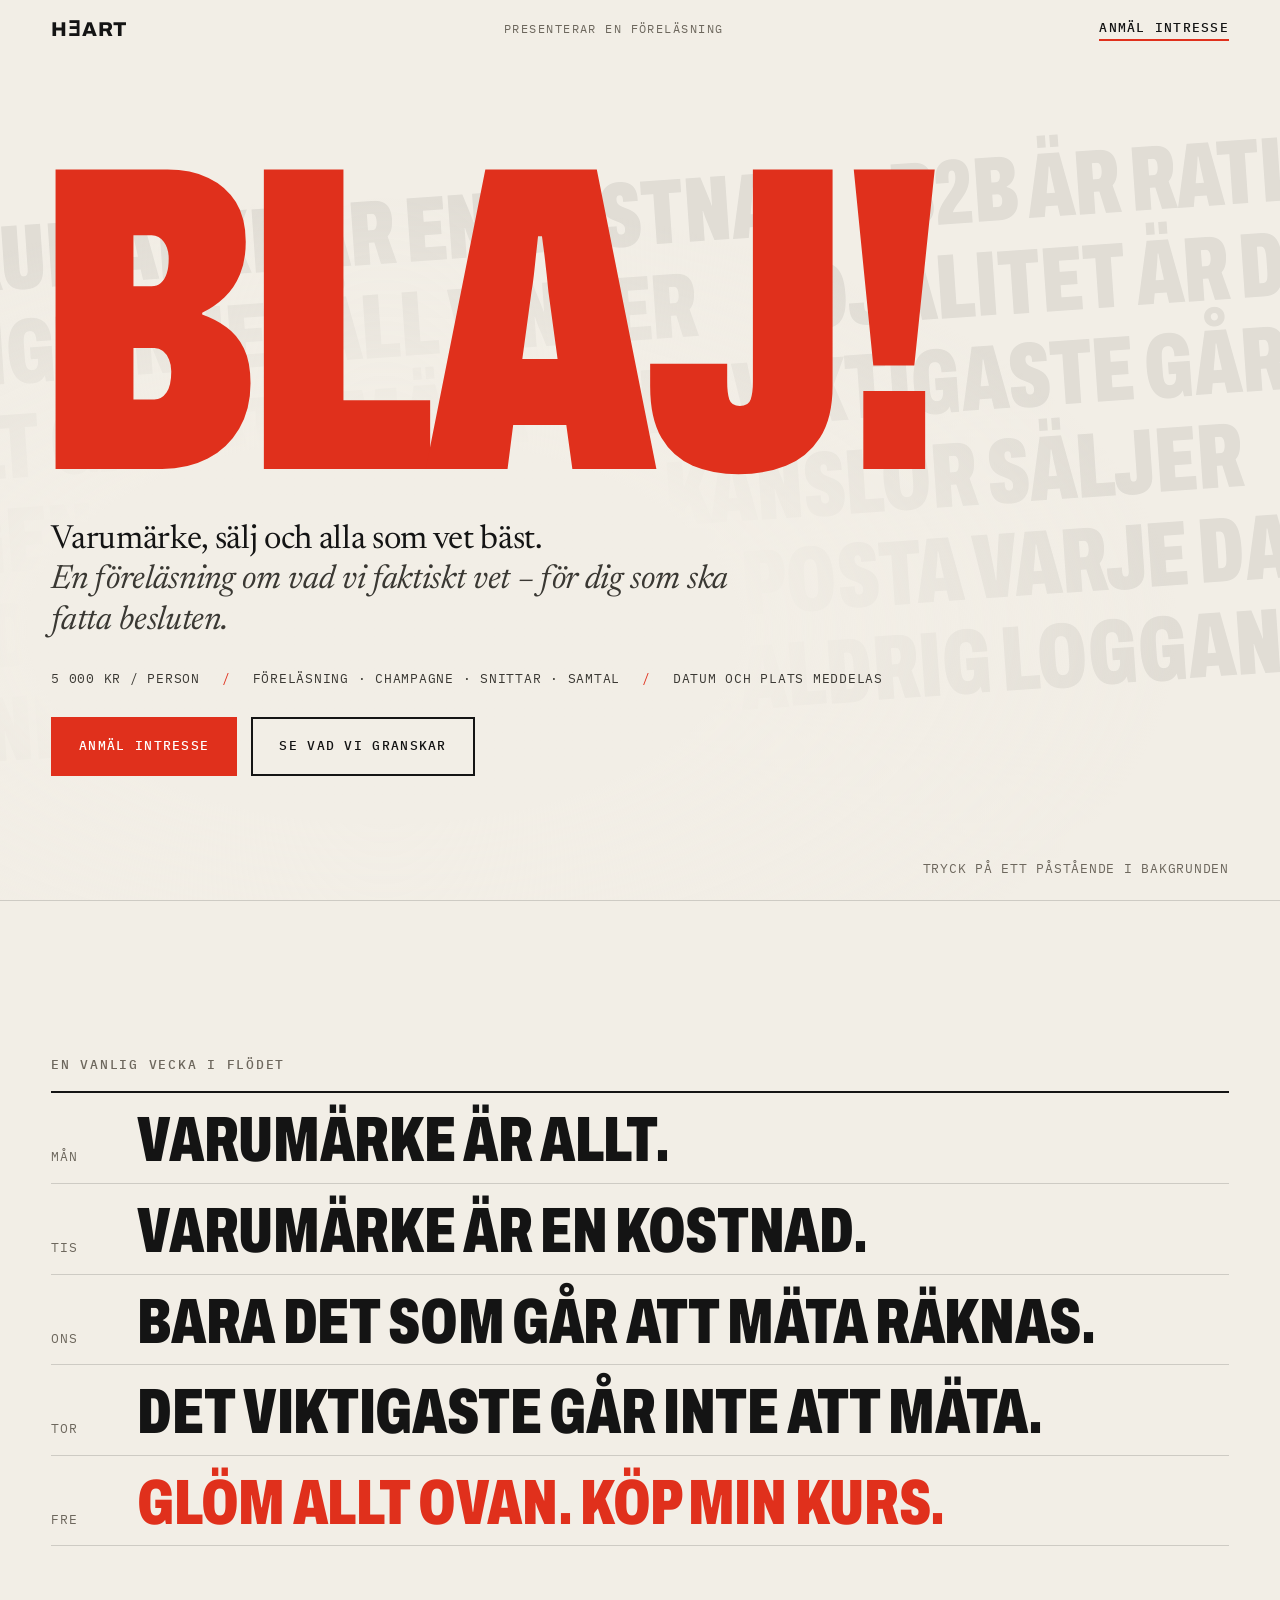
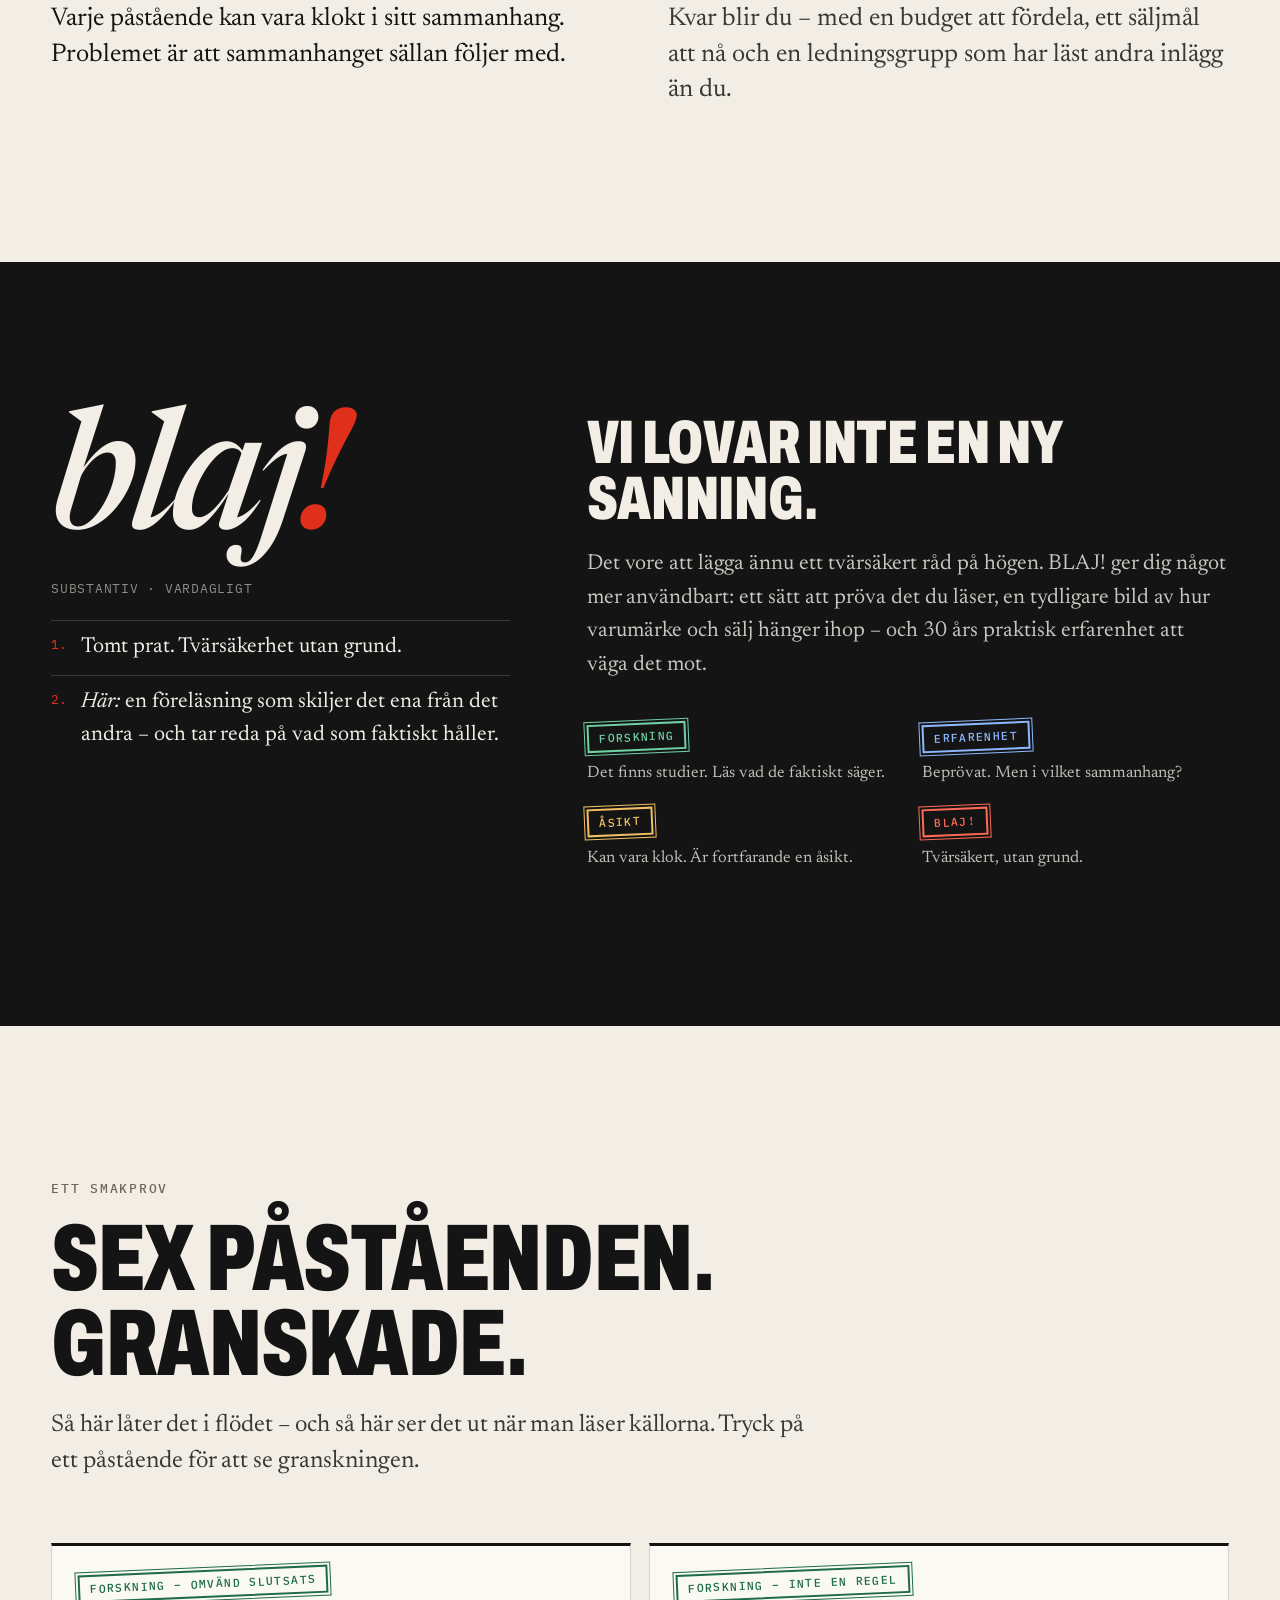
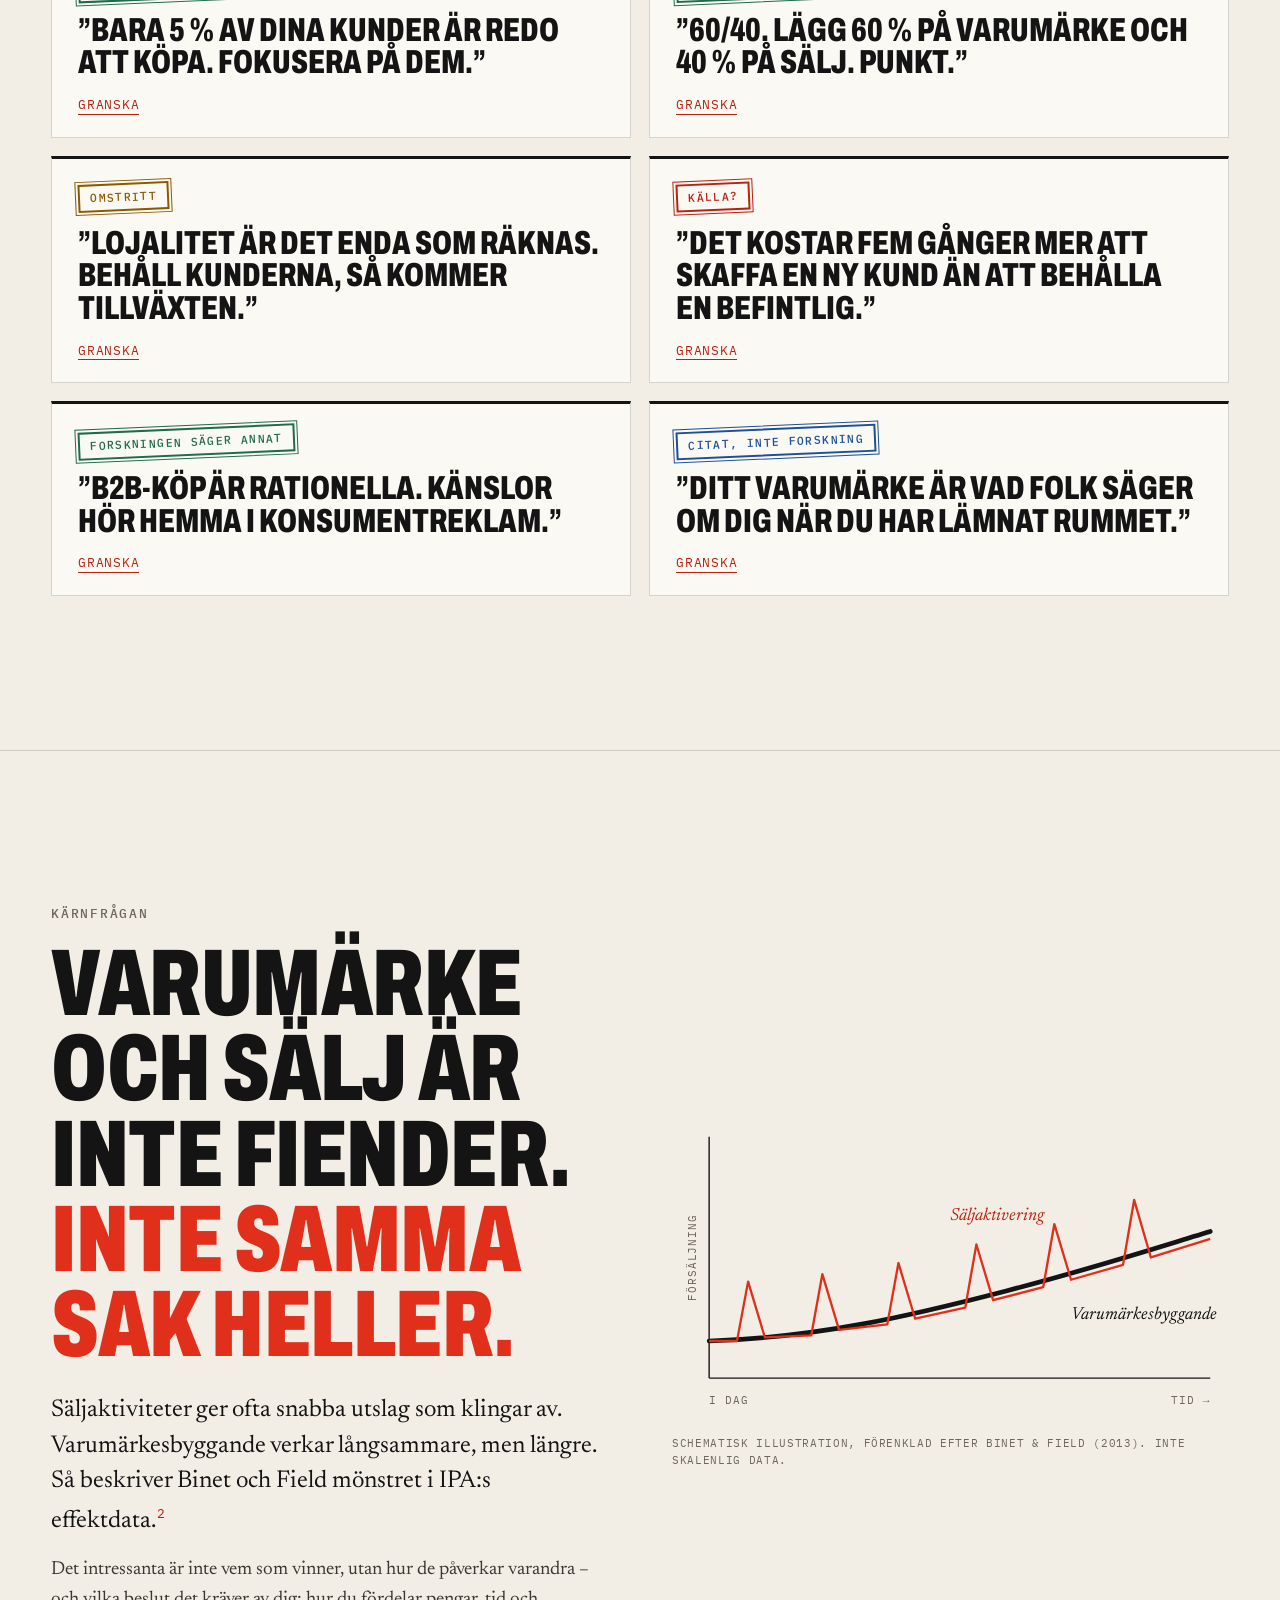
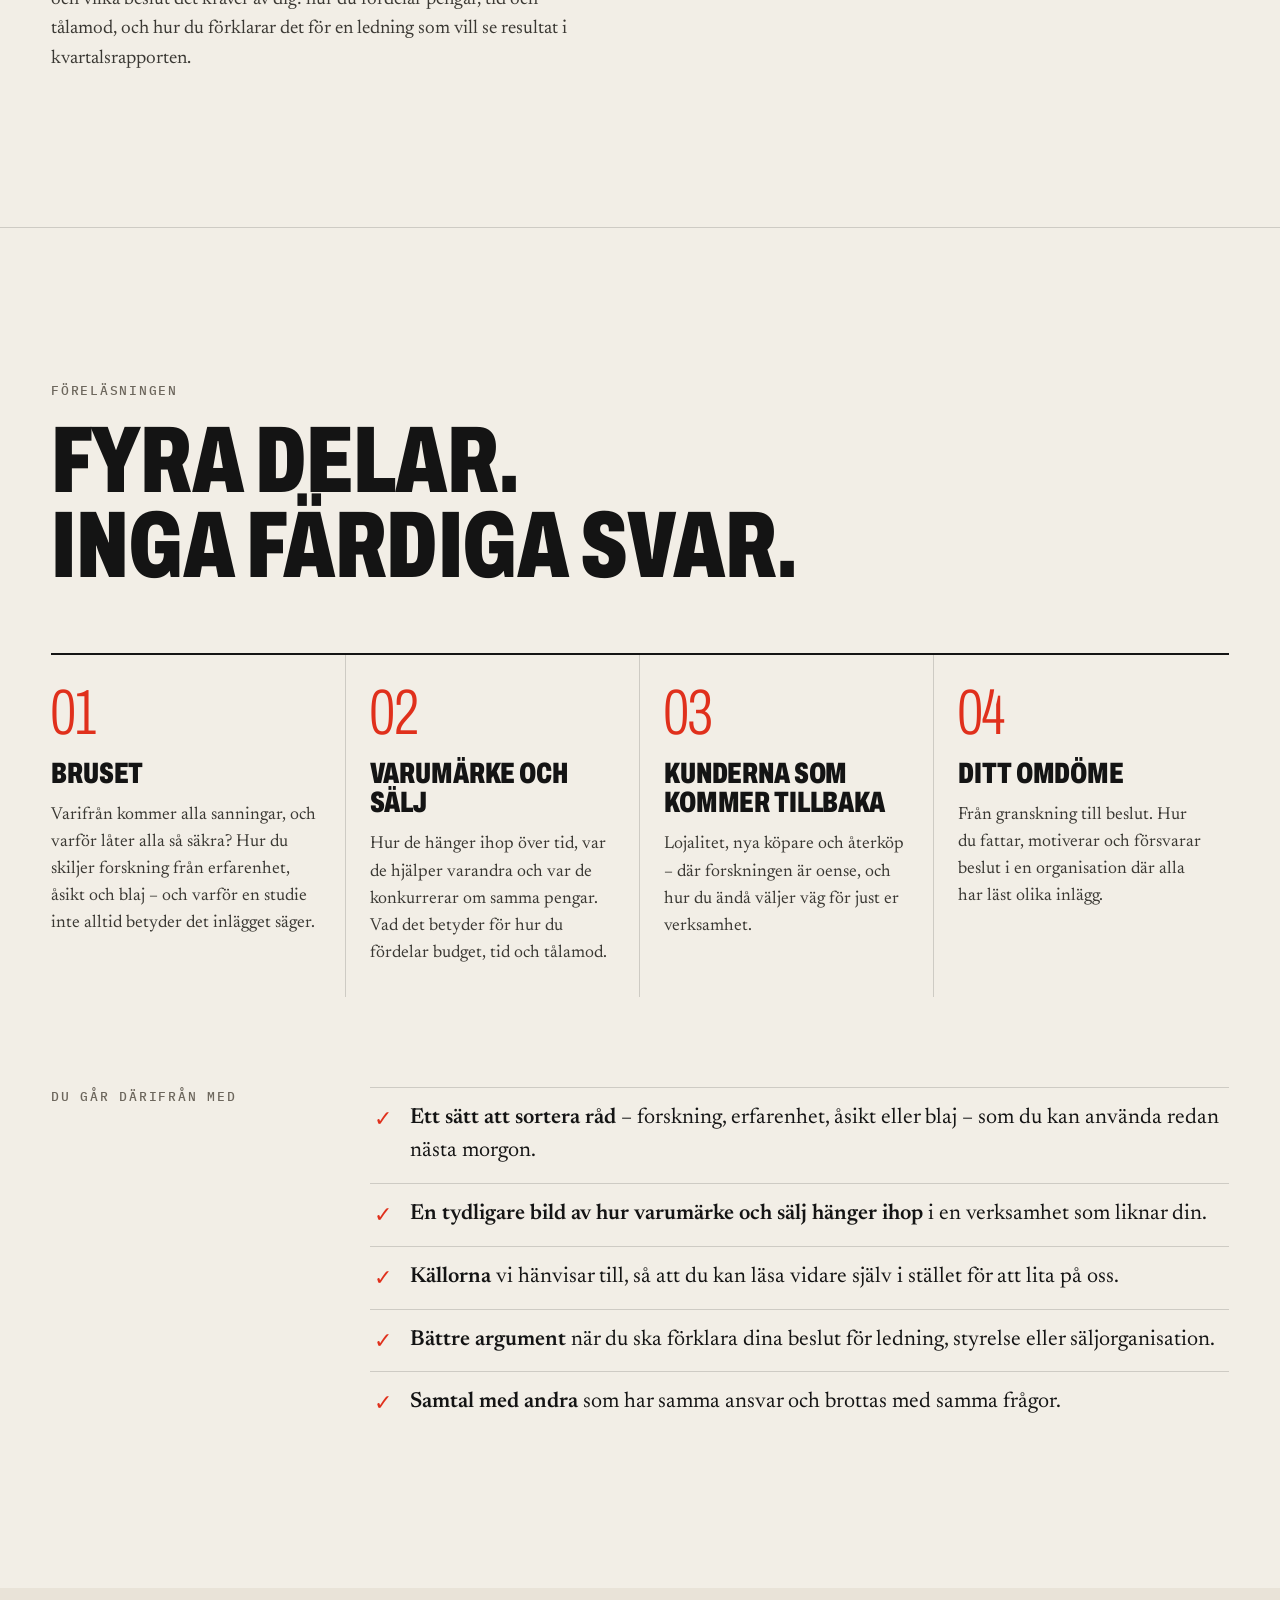
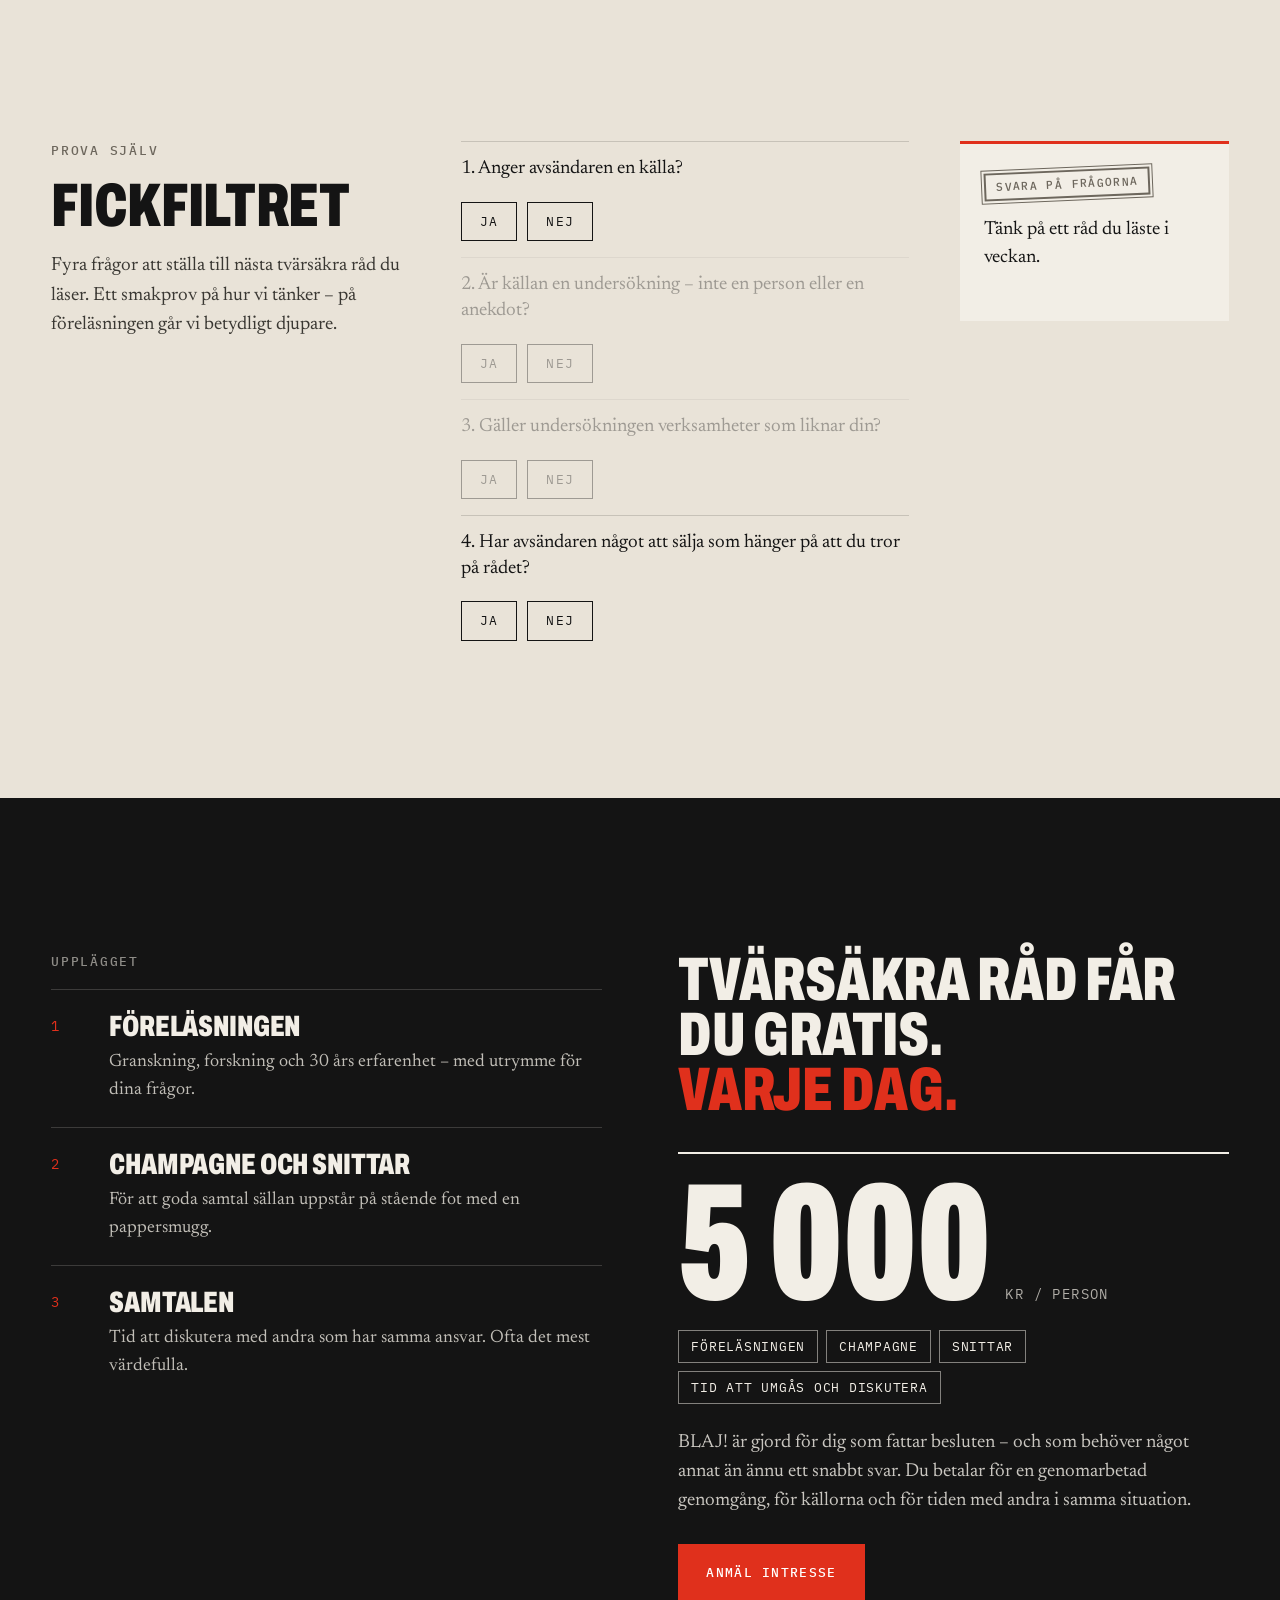
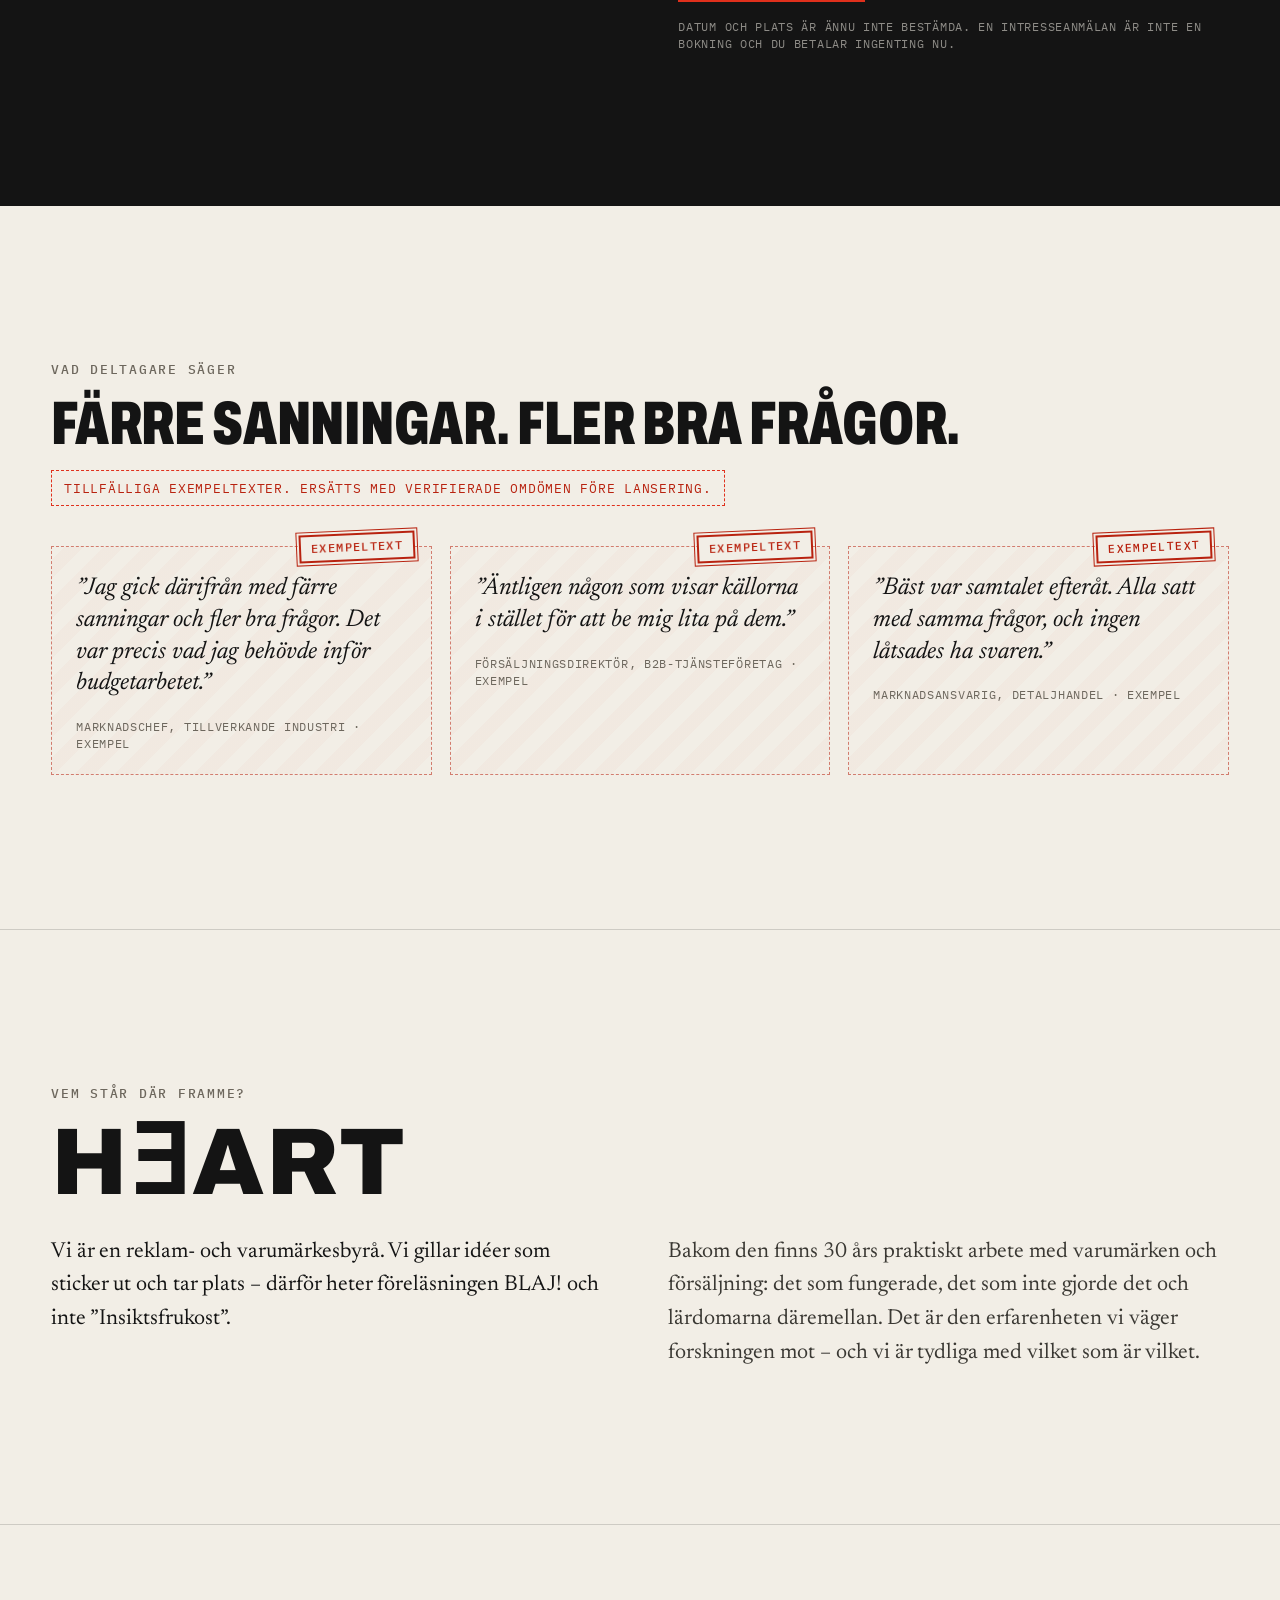
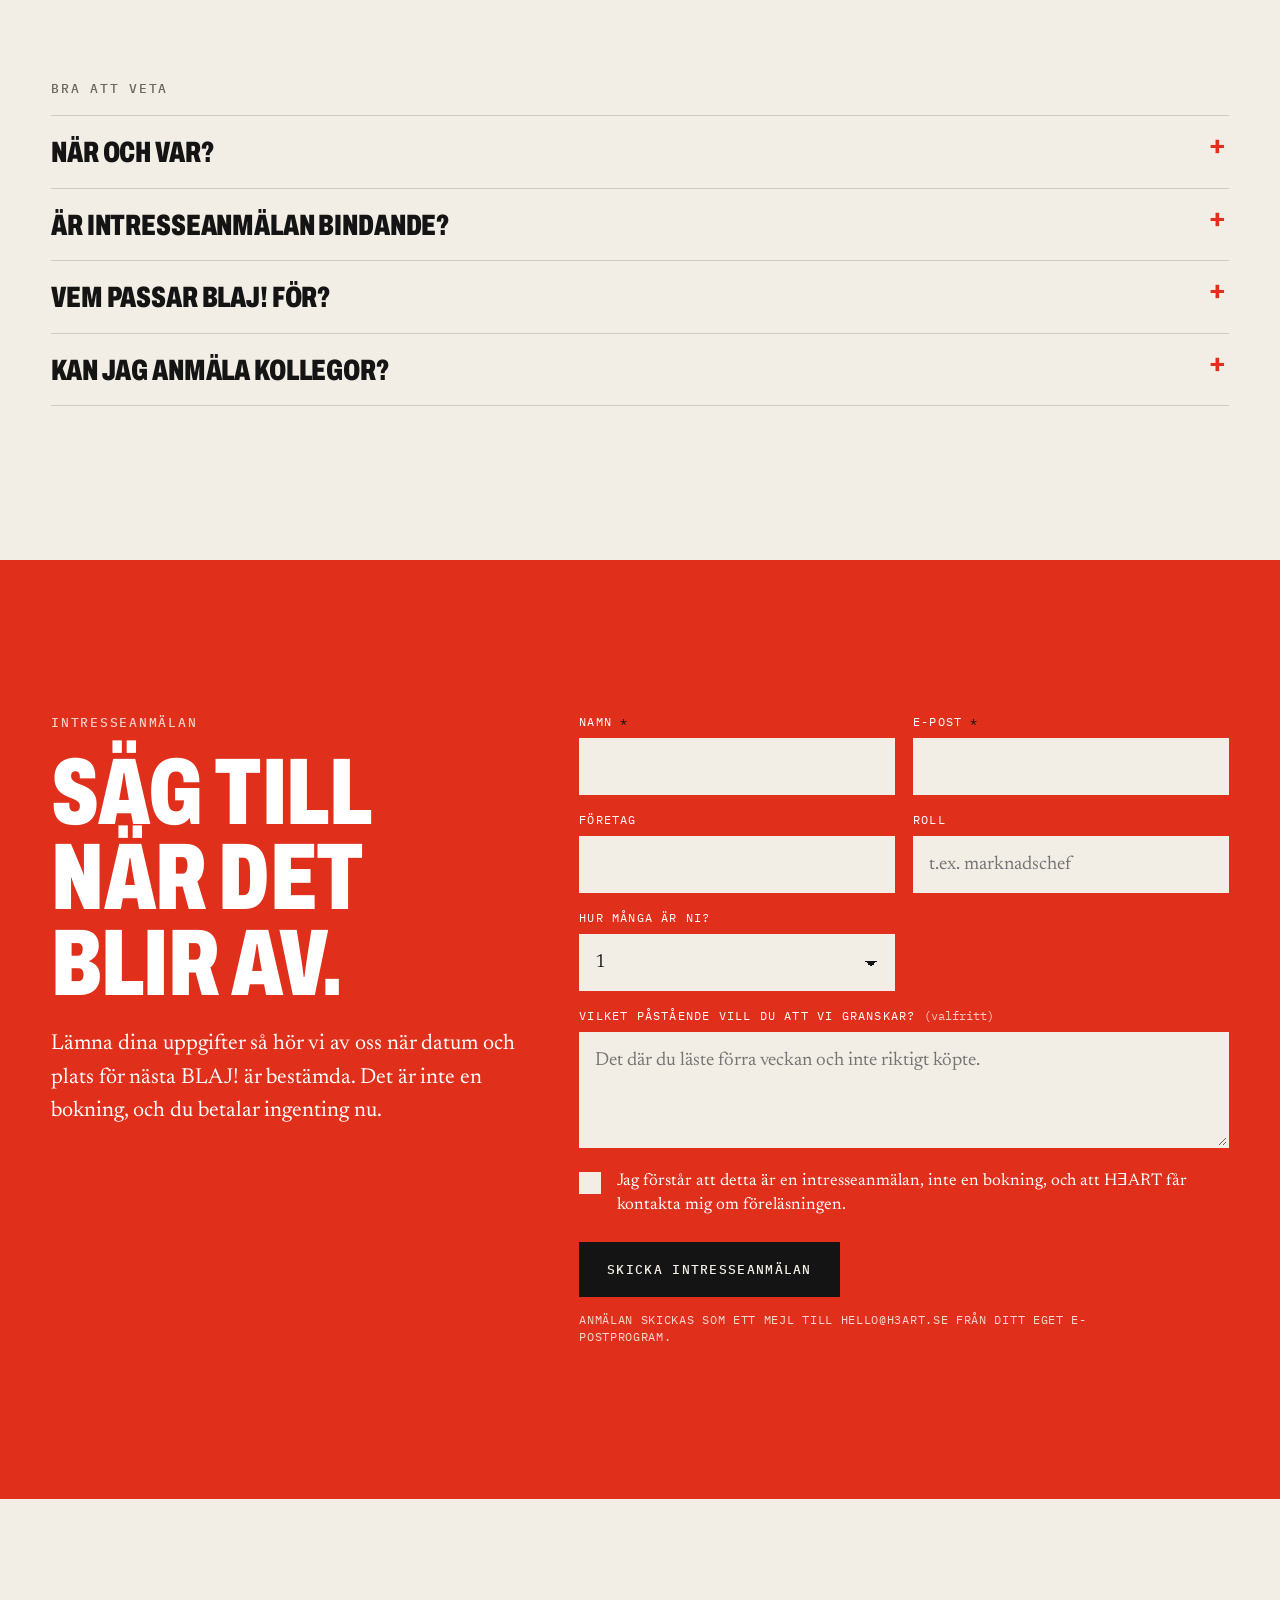
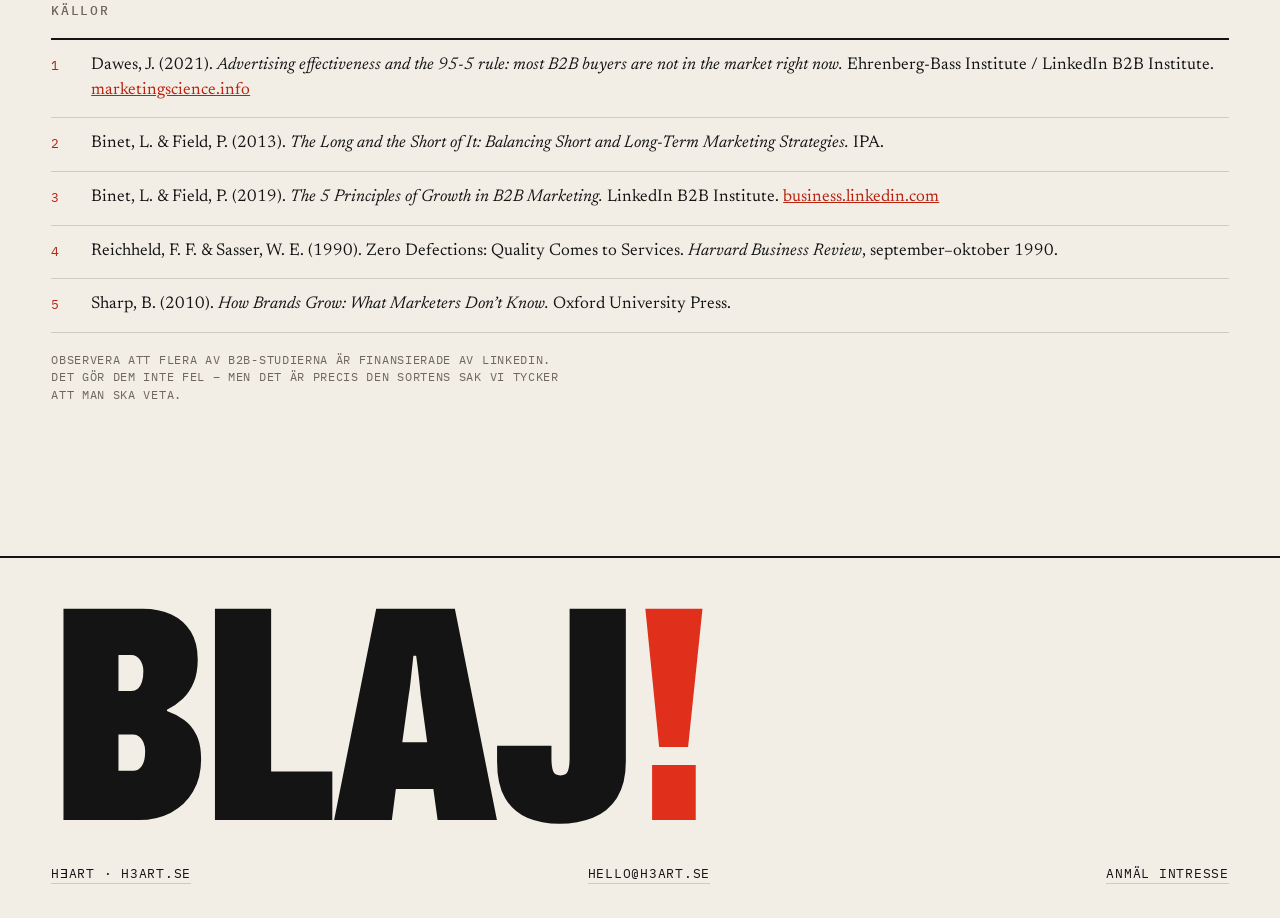
<file: blaj/index.html>
<!doctype html>
<html lang="sv">
<head>
<meta charset="utf-8">
<meta name="viewport" content="width=device-width, initial-scale=1, viewport-fit=cover">
<title>BLAJ! – en föreläsning om varumärke, sälj och vad vi faktiskt vet | HƎART</title>
<meta name="description" content="BLAJ! är en föreläsning för marknadschefer och säljansvariga om motstridiga råd, varumärke och sälj – och vad vi faktiskt vet. Av HƎART. 5 000 kr inklusive champagne, snittar och samtal.">
<meta property="og:title" content="BLAJ! – vad vi faktiskt vet om varumärke och sälj">
<meta property="og:description" content="En föreläsning för dig som ska fatta besluten medan alla andra är tvärsäkra. Av HƎART.">
<meta property="og:type" content="website">
<meta name="theme-color" content="#f2eee6">
<link rel="icon" href="data:image/svg+xml,%3Csvg xmlns='http://www.w3.org/2000/svg' viewBox='0 0 64 64'%3E%3Crect width='64' height='64' rx='12' fill='%23e3311d'/%3E%3Cpath d='M28 12h8l-1.5 28h-5zM28 46h8v8h-8z' fill='%23f2eee6'/%3E%3C/svg%3E">
<link rel="preload" href="fonts/archivo-latin-wdth-normal.woff2" as="font" type="font/woff2" crossorigin>
<link rel="preload" href="fonts/newsreader-latin-opsz-normal.woff2" as="font" type="font/woff2" crossorigin>
<link rel="stylesheet" href="style.css">
<script>document.documentElement.classList.add('js')</script>
</head>
<body>

<a class="skip" href="#innehall">Hoppa till innehållet</a>

<header class="top">
  <a class="logo" href="https://h3art.se" aria-label="HƎART">HƎART</a>
  <span class="top-mid">presenterar en föreläsning</span>
  <a class="top-cta" href="#anmalan">Anmäl intresse</a>
</header>

<!-- ——— 1. Bruset ——— -->
<section class="hero" aria-labelledby="hero-title">
  <div class="noise" aria-hidden="true" id="noise"></div>
  <div class="hero-inner">
    <h1 id="hero-title" class="blaj"><span>BLAJ</span><span class="bang">!</span></h1>
    <p class="hero-lead">Varumärke, sälj och alla som vet bäst.<br>
      <em>En föreläsning om vad vi faktiskt vet – för dig som ska fatta besluten.</em></p>
    <div class="hero-meta mono">
      <span>5 000 kr / person</span>
      <span>Föreläsning · champagne · snittar · samtal</span>
      <span>Datum och plats meddelas</span>
    </div>
    <div class="hero-actions">
      <a class="btn btn-red" href="#anmalan">Anmäl intresse</a>
      <a class="btn btn-line" href="#granskningen">Se vad vi granskar</a>
    </div>
  </div>
  <p class="hero-hint mono" aria-hidden="true">Tryck på ett påstående i bakgrunden</p>
</section>

<main id="innehall">

<!-- ——— 2. Problemet ——— -->
<section class="week reveal" aria-labelledby="week-title">
  <h2 id="week-title" class="label mono">En vanlig vecka i flödet</h2>
  <ol class="days">
    <li><span class="day mono">Mån</span><span class="loud">Varumärke är allt.</span></li>
    <li><span class="day mono">Tis</span><span class="loud">Varumärke är en kostnad.</span></li>
    <li><span class="day mono">Ons</span><span class="loud">Bara det som går att mäta räknas.</span></li>
    <li><span class="day mono">Tor</span><span class="loud">Det viktigaste går inte att mäta.</span></li>
    <li><span class="day mono">Fre</span><span class="loud">Glöm allt ovan. Köp min kurs.</span></li>
  </ol>
  <div class="week-text calm">
    <p>Varje påstående kan vara klokt i sitt sammanhang. Problemet är att sammanhanget sällan följer med.</p>
    <p>Kvar blir du – med en budget att fördela, ett säljmål att nå och en ledningsgrupp som har läst andra inlägg än du.</p>
  </div>
</section>

<!-- ——— 3. Ordet ——— -->
<section class="define reveal" aria-labelledby="define-title">
  <div class="dict">
    <h2 id="define-title" class="dict-word">blaj<span class="red">!</span></h2>
    <p class="dict-meta mono">substantiv · vardagligt</p>
    <ol class="dict-list calm">
      <li>Tomt prat. Tvärsäkerhet utan grund.</li>
      <li><em>Här:</em> en föreläsning som skiljer det ena från det andra – och tar reda på vad som faktiskt håller.</li>
    </ol>
  </div>
  <div class="promise">
    <p class="loud loud-m">Vi lovar inte en ny sanning.</p>
    <p class="calm">Det vore att lägga ännu ett tvärsäkert råd på högen. BLAJ! ger dig något mer användbart: ett sätt att pröva det du läser, en tydligare bild av hur varumärke och sälj hänger ihop – och 30 års praktisk erfarenhet att väga det mot.</p>
    <ul class="stamps-legend" aria-label="Fyra sorters påståenden">
      <li><span class="stamp s-forskning">Forskning</span><span>Det finns studier. Läs vad de faktiskt säger.</span></li>
      <li><span class="stamp s-erfarenhet">Erfarenhet</span><span>Beprövat. Men i vilket sammanhang?</span></li>
      <li><span class="stamp s-asikt">Åsikt</span><span>Kan vara klok. Är fortfarande en åsikt.</span></li>
      <li><span class="stamp s-blaj">BLAJ!</span><span>Tvärsäkert, utan grund.</span></li>
    </ul>
  </div>
</section>

<!-- ——— 4. Granskningen ——— -->
<section class="review" id="granskningen" aria-labelledby="review-title">
  <header class="section-head reveal">
    <p class="label mono">Ett smakprov</p>
    <h2 id="review-title" class="loud loud-l">Sex påståenden.<br>Granskade.</h2>
    <p class="calm lead">Så här låter det i flödet – och så här ser det ut när man läser källorna. Tryck på ett påstående för att se granskningen.</p>
  </header>

  <div class="cards">
    <details class="card reveal">
      <summary>
        <span class="stamp s-forskning">Forskning – omvänd slutsats</span>
        <span class="claim">”Bara 5 % av dina kunder är redo att köpa. Fokusera på dem.”</span>
        <span class="open mono">Granska</span>
      </summary>
      <div class="card-body calm">
        <p>Siffran har en källa: John Dawes vid Ehrenberg-Bass Institute uppskattar att runt 95 % av B2B-köparna inte är på marknaden vid en given tidpunkt.<sup><a href="#k1">1</a></sup></p>
        <p>Men slutsatsen i rapporten är snarare den motsatta: de 95 % som inte köper i dag är de som köper sen – och det är dem varumärket behöver nå i förväg. Dawes kallar själv siffran en tumregel, och andelen varierar mellan branscher.</p>
        <p class="ask"><span class="mono">Frågan för dig</span>Hur långa är köpcyklerna i er bransch – och vem pratar ni med medan kunden inte köper?</p>
      </div>
    </details>

    <details class="card reveal">
      <summary>
        <span class="stamp s-forskning">Forskning – inte en regel</span>
        <span class="claim">”60/40. Lägg 60 % på varumärke och 40 % på sälj. Punkt.”</span>
        <span class="open mono">Granska</span>
      </summary>
      <div class="card-body calm">
        <p>Förhållandet 60/40 kommer från Les Binet och Peter Fields analyser av IPA:s effektdatabas, som ett genomsnitt för vad som fungerat bäst.<sup><a href="#k2">2</a></sup> I deras senare B2B-analys landar den rekommenderade balansen i stället runt 46/54.<sup><a href="#k3">3</a></sup></p>
        <p>Och ”40 % på sälj” är en förenkling: i forskningen handlar det om kortsiktig säljaktivering i marknadsbudgeten, inte om säljavdelningen. Ett genomsnitt är en utgångspunkt, inte ett facit för just er.</p>
        <p class="ask"><span class="mono">Frågan för dig</span>Var i tillväxten befinner ni er, och vad ska budgeten göra i år – och om tre år?</p>
      </div>
    </details>

    <details class="card reveal">
      <summary>
        <span class="stamp s-asikt">Omstritt</span>
        <span class="claim">”Lojalitet är det enda som räknas. Behåll kunderna, så kommer tillväxten.”</span>
        <span class="open mono">Granska</span>
      </summary>
      <div class="card-body calm">
        <p>Här står två forskningstraditioner mot varandra. Reichheld och Sasser beskrev 1990 hur minskad kundavgång kunde höja lönsamheten kraftigt, med exempel från bland annat bank, försäkring och bilservice.<sup><a href="#k4">4</a></sup></p>
        <p>Byron Sharp och Ehrenberg-Bass menar i stället att varumärken främst växer genom att nå fler köpare, och att lojalitetsmått i hög grad följer marknadsandelen.<sup><a href="#k5">5</a></sup> Båda har underlag. Ingen av dem känner er kundbas.</p>
        <p class="ask"><span class="mono">Frågan för dig</span>Tappar ni kunder ni borde behålla – eller når ni för få nya?</p>
      </div>
    </details>

    <details class="card reveal">
      <summary>
        <span class="stamp s-blaj">Källa?</span>
        <span class="claim">”Det kostar fem gånger mer att skaffa en ny kund än att behålla en befintlig.”</span>
        <span class="open mono">Granska</span>
      </summary>
      <div class="card-body calm">
        <p>Siffran är en av de mest delade i branschen – och delas ofta utan källa. Det gör den inte nödvändigtvis fel. Men det gör den omöjlig att pröva.</p>
        <p>En siffra som stämmer för en bank behöver inte stämma för ett industriföretag med tio kunder, eller för en e-handel med tiotusen.</p>
        <p class="ask"><span class="mono">Frågan för dig</span>Vad kostar en ny kund – och en förlorad kund – hos er? Vet ni?</p>
      </div>
    </details>

    <details class="card reveal">
      <summary>
        <span class="stamp s-forskning">Forskningen säger annat</span>
        <span class="claim">”B2B-köp är rationella. Känslor hör hemma i konsumentreklam.”</span>
        <span class="open mono">Granska</span>
      </summary>
      <div class="card-body calm">
        <p>Binet och Field lyfter i sin B2B-analys fram känslomässig kommunikation som en av principerna för tillväxt – även när köparen är ett företag.<sup><a href="#k3">3</a></sup></p>
        <p>Det betyder inte att fakta och argument är oviktiga. Det betyder att människorna som köper fortfarande är människor, med karriärer att tänka på och risker att undvika.</p>
        <p class="ask"><span class="mono">Frågan för dig</span>Vad riskerar personen som väljer er – och vad gör ni för att minska den risken?</p>
      </div>
    </details>

    <details class="card reveal">
      <summary>
        <span class="stamp s-erfarenhet">Citat, inte forskning</span>
        <span class="claim">”Ditt varumärke är vad folk säger om dig när du har lämnat rummet.”</span>
        <span class="open mono">Granska</span>
      </summary>
      <div class="card-body calm">
        <p>En bra mening, ofta tillskriven Jeff Bezos. Den fångar något sant: varumärket finns i andras huvuden, inte i grafiska manualen.</p>
        <p>Men en bra mening är inget beslutsunderlag. Den säger inget om vad du ska göra på måndag, vad det kostar eller hur du vet om det fungerar.</p>
        <p class="ask"><span class="mono">Frågan för dig</span>Vad vill ni att folk ska säga – och vad gör ni konkret för att det ska hända?</p>
      </div>
    </details>
  </div>
</section>

<!-- ——— 5. Varumärke och sälj ——— -->
<section class="relation reveal" aria-labelledby="rel-title">
  <div class="rel-text">
    <p class="label mono">Kärnfrågan</p>
    <h2 id="rel-title" class="loud loud-l">Varumärke och sälj är inte fiender.<br><span class="red">Inte samma sak heller.</span></h2>
    <p class="calm lead">Säljaktiviteter ger ofta snabba utslag som klingar av. Varumärkesbyggande verkar långsammare, men längre. Så beskriver Binet och Field mönstret i IPA:s effektdata.<sup><a href="#k2">2</a></sup></p>
    <p class="calm">Det intressanta är inte vem som vinner, utan hur de påverkar varandra – och vilka beslut det kräver av dig: hur du fördelar pengar, tid och tålamod, och hur du förklarar det för en ledning som vill se resultat i kvartalsrapporten.</p>
  </div>
  <figure class="rel-fig">
    <svg viewBox="0 0 600 340" role="img" aria-labelledby="fig-t fig-d">
      <title id="fig-t">Kort och lång effekt</title>
      <desc id="fig-d">Schematisk bild: säljaktiveringar ger korta toppar, varumärkesbyggande ger en långsamt stigande grundnivå. Förenklad efter Binet och Field.</desc>
      <line x1="40" y1="290" x2="580" y2="290" class="axis"/>
      <line x1="40" y1="290" x2="40" y2="30" class="axis"/>
      <text x="40" y="318" class="ax mono">I dag</text>
      <text x="580" y="318" class="ax mono" text-anchor="end">Tid →</text>
      <text x="-160" y="26" class="ax mono" transform="rotate(-90)" text-anchor="middle">Försäljning</text>
      <path class="base draw" d="M40 250 C 160 246, 260 222, 360 196 S 520 150, 580 132"/>
      <path class="spikes draw" d="M40 250 L70 250 L82 186 L100 246 L150 244 L162 178 L180 238 L232 232 L244 166 L262 226 L316 214 L328 146 L346 206 L400 192 L412 124 L430 184 L486 168 L498 98 L516 160 L580 140"/>
      <g class="fig-labels">
        <text x="430" y="226" class="lab-base">Varumärkesbyggande</text>
        <text x="300" y="120" class="lab-spike">Säljaktivering</text>
      </g>
    </svg>
    <figcaption class="mono">Schematisk illustration, förenklad efter Binet &amp; Field (2013). Inte skalenlig data.</figcaption>
  </figure>
</section>

<!-- ——— 6. Föreläsningen ——— -->
<section class="program" aria-labelledby="prog-title">
  <header class="section-head reveal">
    <p class="label mono">Föreläsningen</p>
    <h2 id="prog-title" class="loud loud-l">Fyra delar.<br>Inga färdiga svar.</h2>
  </header>
  <ol class="acts">
    <li class="reveal">
      <span class="act-no">01</span>
      <h3 class="loud loud-s">Bruset</h3>
      <p class="calm">Varifrån kommer alla sanningar, och varför låter alla så säkra? Hur du skiljer forskning från erfarenhet, åsikt och blaj – och varför en studie inte alltid betyder det inlägget säger.</p>
    </li>
    <li class="reveal">
      <span class="act-no">02</span>
      <h3 class="loud loud-s">Varumärke och sälj</h3>
      <p class="calm">Hur de hänger ihop över tid, var de hjälper varandra och var de konkurrerar om samma pengar. Vad det betyder för hur du fördelar budget, tid och tålamod.</p>
    </li>
    <li class="reveal">
      <span class="act-no">03</span>
      <h3 class="loud loud-s">Kunderna som kommer tillbaka</h3>
      <p class="calm">Lojalitet, nya köpare och återköp – där forskningen är oense, och hur du ändå väljer väg för just er verksamhet.</p>
    </li>
    <li class="reveal">
      <span class="act-no">04</span>
      <h3 class="loud loud-s">Ditt omdöme</h3>
      <p class="calm">Från granskning till beslut. Hur du fattar, motiverar och försvarar beslut i en organisation där alla har läst olika inlägg.</p>
    </li>
  </ol>

  <div class="takeaways reveal">
    <h3 class="label mono">Du går därifrån med</h3>
    <ul class="calm">
      <li><b>Ett sätt att sortera råd</b> – forskning, erfarenhet, åsikt eller blaj – som du kan använda redan nästa morgon.</li>
      <li><b>En tydligare bild av hur varumärke och sälj hänger ihop</b> i en verksamhet som liknar din.</li>
      <li><b>Källorna</b> vi hänvisar till, så att du kan läsa vidare själv i stället för att lita på oss.</li>
      <li><b>Bättre argument</b> när du ska förklara dina beslut för ledning, styrelse eller säljorganisation.</li>
      <li><b>Samtal med andra</b> som har samma ansvar och brottas med samma frågor.</li>
    </ul>
  </div>
</section>

<!-- ——— 7. Fickfiltret ——— -->
<section class="filter reveal" aria-labelledby="filter-title">
  <div class="filter-head">
    <p class="label mono">Prova själv</p>
    <h2 id="filter-title" class="loud loud-m">Fickfiltret</h2>
    <p class="calm">Fyra frågor att ställa till nästa tvärsäkra råd du läser. Ett smakprov på hur vi tänker – på föreläsningen går vi betydligt djupare.</p>
  </div>
  <form class="filter-form" id="filter" aria-describedby="filter-result">
    <fieldset>
      <legend>1. Anger avsändaren en källa?</legend>
      <label><input type="radio" name="q1" value="ja"> Ja</label>
      <label><input type="radio" name="q1" value="nej"> Nej</label>
    </fieldset>
    <fieldset data-needs="q1=ja">
      <legend>2. Är källan en undersökning – inte en person eller en anekdot?</legend>
      <label><input type="radio" name="q2" value="ja"> Ja</label>
      <label><input type="radio" name="q2" value="nej"> Nej</label>
    </fieldset>
    <fieldset data-needs="q2=ja">
      <legend>3. Gäller undersökningen verksamheter som liknar din?</legend>
      <label><input type="radio" name="q3" value="ja"> Ja</label>
      <label><input type="radio" name="q3" value="nej"> Nej</label>
    </fieldset>
    <fieldset>
      <legend>4. Har avsändaren något att sälja som hänger på att du tror på rådet?</legend>
      <label><input type="radio" name="q4" value="ja"> Ja</label>
      <label><input type="radio" name="q4" value="nej"> Nej</label>
    </fieldset>
  </form>
  <div class="filter-result" id="filter-result" aria-live="polite">
    <span class="stamp s-neutral" id="filter-stamp">Svara på frågorna</span>
    <p class="calm" id="filter-text">Tänk på ett råd du läste i veckan.</p>
  </div>
</section>

<!-- ——— 8. Upplägg och pris ——— -->
<section class="offer" aria-labelledby="offer-title">
  <div class="offer-inner">
    <div class="offer-left reveal">
      <p class="label mono">Upplägget</p>
      <ol class="flow">
        <li><span class="mono">1</span><div><b class="loud loud-s">Föreläsningen</b><p class="calm">Granskning, forskning och 30 års erfarenhet – med utrymme för dina frågor.</p></div></li>
        <li><span class="mono">2</span><div><b class="loud loud-s">Champagne och snittar</b><p class="calm">För att goda samtal sällan uppstår på stående fot med en pappersmugg.</p></div></li>
        <li><span class="mono">3</span><div><b class="loud loud-s">Samtalen</b><p class="calm">Tid att diskutera med andra som har samma ansvar. Ofta det mest värdefulla.</p></div></li>
      </ol>
    </div>
    <div class="offer-right reveal">
      <h2 id="offer-title" class="loud loud-m">Tvärsäkra råd får du gratis.<br><span class="red">Varje dag.</span></h2>
      <p class="price"><span class="price-num">5 000</span><span class="price-unit">kr / person</span></p>
      <ul class="incl mono">
        <li>Föreläsningen</li>
        <li>Champagne</li>
        <li>Snittar</li>
        <li>Tid att umgås och diskutera</li>
      </ul>
      <p class="calm">BLAJ! är gjord för dig som fattar besluten – och som behöver något annat än ännu ett snabbt svar. Du betalar för en genomarbetad genomgång, för källorna och för tiden med andra i samma situation.</p>
      <a class="btn btn-red" href="#anmalan">Anmäl intresse</a>
      <p class="fine mono">Datum och plats är ännu inte bestämda. En intresseanmälan är inte en bokning och du betalar ingenting nu.</p>
    </div>
  </div>
</section>

<!-- ——— 9. Omdömen ——— -->
<section class="quotes" aria-labelledby="quotes-title">
  <header class="section-head reveal">
    <p class="label mono">Vad deltagare säger</p>
    <h2 id="quotes-title" class="loud loud-m">Färre sanningar. Fler bra frågor.</h2>
    <p class="draft-note mono" role="note">Tillfälliga exempeltexter. Ersätts med verifierade omdömen före lansering.</p>
  </header>
  <div class="quote-grid">
    <figure class="quote reveal">
      <span class="stamp s-draft">Exempeltext</span>
      <blockquote class="calm">”Jag gick därifrån med färre sanningar och fler bra frågor. Det var precis vad jag behövde inför budgetarbetet.”</blockquote>
      <figcaption class="mono">Marknadschef, tillverkande industri · exempel</figcaption>
    </figure>
    <figure class="quote reveal">
      <span class="stamp s-draft">Exempeltext</span>
      <blockquote class="calm">”Äntligen någon som visar källorna i stället för att be mig lita på dem.”</blockquote>
      <figcaption class="mono">Försäljningsdirektör, B2B-tjänsteföretag · exempel</figcaption>
    </figure>
    <figure class="quote reveal">
      <span class="stamp s-draft">Exempeltext</span>
      <blockquote class="calm">”Bäst var samtalet efteråt. Alla satt med samma frågor, och ingen låtsades ha svaren.”</blockquote>
      <figcaption class="mono">Marknadsansvarig, detaljhandel · exempel</figcaption>
    </figure>
  </div>
</section>

<!-- ——— 10. Avsändaren ——— -->
<section class="about reveal" aria-labelledby="about-title">
  <p class="label mono">Vem står där framme?</p>
  <h2 id="about-title" class="loud loud-l">HƎART</h2>
  <div class="about-cols calm">
    <p>Vi är en reklam- och varumärkesbyrå. Vi gillar idéer som sticker ut och tar plats – därför heter föreläsningen BLAJ! och inte ”Insiktsfrukost”.</p>
    <p>Bakom den finns 30 års praktiskt arbete med varumärken och försäljning: det som fungerade, det som inte gjorde det och lärdomarna däremellan. Det är den erfarenheten vi väger forskningen mot – och vi är tydliga med vilket som är vilket.</p>
  </div>
</section>

<!-- ——— 11. Frågor ——— -->
<section class="faq" aria-labelledby="faq-title">
  <h2 id="faq-title" class="label mono reveal">Bra att veta</h2>
  <div class="faq-list">
    <details class="reveal"><summary class="loud loud-s">När och var?</summary><p class="calm">Datum och plats för nästa tillfälle är inte bestämda än. Anmäl intresse, så hör vi av oss när de är satta.</p></details>
    <details class="reveal"><summary class="loud loud-s">Är intresseanmälan bindande?</summary><p class="calm">Nej. Det är inte en bokning och du betalar ingenting nu. Du bestämmer dig när du vet datum och plats.</p></details>
    <details class="reveal"><summary class="loud loud-s">Vem passar BLAJ! för?</summary><p class="calm">Marknadschefer, marknadsansvariga och dig som ansvarar för försäljning eller varumärke – och som vill fatta beslut på bättre grunder än det senaste inlägget i flödet.</p></details>
    <details class="reveal"><summary class="loud loud-s">Kan jag anmäla kollegor?</summary><p class="calm">Ja. Ange hur många ni är i anmälan så återkommer vi.</p></details>
  </div>
</section>

<!-- ——— 12. Anmälan ——— -->
<section class="signup" id="anmalan" aria-labelledby="signup-title">
  <div class="signup-head reveal">
    <p class="label mono">Intresseanmälan</p>
    <h2 id="signup-title" class="loud loud-l">Säg till när det blir av.</h2>
    <p class="calm">Lämna dina uppgifter så hör vi av oss när datum och plats för nästa BLAJ! är bestämda. Det är inte en bokning, och du betalar ingenting nu.</p>
  </div>

  <form class="signup-form reveal" id="signup" novalidate>
    <div class="field">
      <label for="f-name">Namn <span class="req">*</span></label>
      <input id="f-name" name="namn" type="text" autocomplete="name" required>
    </div>
    <div class="field">
      <label for="f-email">E-post <span class="req">*</span></label>
      <input id="f-email" name="epost" type="email" autocomplete="email" required>
    </div>
    <div class="field">
      <label for="f-company">Företag</label>
      <input id="f-company" name="foretag" type="text" autocomplete="organization">
    </div>
    <div class="field">
      <label for="f-role">Roll</label>
      <input id="f-role" name="roll" type="text" autocomplete="organization-title" placeholder="t.ex. marknadschef">
    </div>
    <div class="field">
      <label for="f-count">Hur många är ni?</label>
      <select id="f-count" name="antal">
        <option>1</option><option>2</option><option>3–5</option><option>Fler än 5</option>
      </select>
    </div>
    <div class="field field-wide">
      <label for="f-claim">Vilket påstående vill du att vi granskar? <span class="opt">(valfritt)</span></label>
      <textarea id="f-claim" name="pastaende" rows="3" placeholder="Det där du läste förra veckan och inte riktigt köpte."></textarea>
    </div>
    <div class="field field-wide check">
      <input id="f-ok" name="ok" type="checkbox" required>
      <label for="f-ok">Jag förstår att detta är en intresseanmälan, inte en bokning, och att HƎART får kontakta mig om föreläsningen.</label>
    </div>
    <p class="form-error mono" id="form-error" role="alert" hidden></p>
    <div class="field-wide submit-row">
      <button class="btn btn-red" type="submit">Skicka intresseanmälan</button>
      <p class="fine mono">Anmälan skickas som ett mejl till hello@h3art.se från ditt eget e-postprogram.</p>
    </div>
  </form>

  <div class="sent" id="sent" hidden tabindex="-1">
    <span class="stamp s-forskning">Nästan klart</span>
    <h3 class="loud loud-m">Ditt mejl är förberett.</h3>
    <p class="calm">Ditt e-postprogram bör ha öppnats med en färdig anmälan till <b>hello@h3art.se</b>. Tryck på skicka, så hör vi av oss när datum och plats är bestämda.</p>
    <p class="calm">Öppnades inget? Kopiera texten nedan och mejla den till <a href="mailto:hello@h3art.se">hello@h3art.se</a>.</p>
    <pre class="mono" id="sent-text"></pre>
    <div class="sent-actions">
      <button class="btn btn-line" type="button" id="copy">Kopiera texten</button>
      <a class="btn btn-line" id="mailto-again" href="mailto:hello@h3art.se">Öppna mejlet igen</a>
    </div>
  </div>
</section>

<!-- ——— 13. Källor ——— -->
<section class="sources" aria-labelledby="src-title">
  <h2 id="src-title" class="label mono">Källor</h2>
  <ol class="src-list calm">
    <li id="k1">Dawes, J. (2021). <i>Advertising effectiveness and the 95-5 rule: most B2B buyers are not in the market right now.</i> Ehrenberg-Bass Institute / LinkedIn B2B Institute. <a href="https://marketingscience.info/news-and-insights/advertising-effectiveness-and-the-95-5-rule-most-b2b-buyers-are-not-in-the-market-right-now" rel="noopener">marketingscience.info</a></li>
    <li id="k2">Binet, L. &amp; Field, P. (2013). <i>The Long and the Short of It: Balancing Short and Long-Term Marketing Strategies.</i> IPA.</li>
    <li id="k3">Binet, L. &amp; Field, P. (2019). <i>The 5 Principles of Growth in B2B Marketing.</i> LinkedIn B2B Institute. <a href="https://business.linkedin.com/advertise/resources/b2b-institute/marketing-as-growth" rel="noopener">business.linkedin.com</a></li>
    <li id="k4">Reichheld, F. F. &amp; Sasser, W. E. (1990). Zero Defections: Quality Comes to Services. <i>Harvard Business Review</i>, september–oktober 1990.</li>
    <li id="k5">Sharp, B. (2010). <i>How Brands Grow: What Marketers Don’t Know.</i> Oxford University Press.</li>
  </ol>
  <p class="fine mono">Observera att flera av B2B-studierna är finansierade av LinkedIn. Det gör dem inte fel – men det är precis den sortens sak vi tycker att man ska veta.</p>
</section>

</main>

<footer class="foot">
  <p class="foot-big loud">BLAJ<span class="red">!</span></p>
  <div class="foot-row mono">
    <a href="https://h3art.se">HƎART · h3art.se</a>
    <a href="mailto:hello@h3art.se">hello@h3art.se</a>
    <a href="#anmalan">Anmäl intresse</a>
  </div>
</footer>

<script src="app.js"></script>
</body>
</html>
</file>
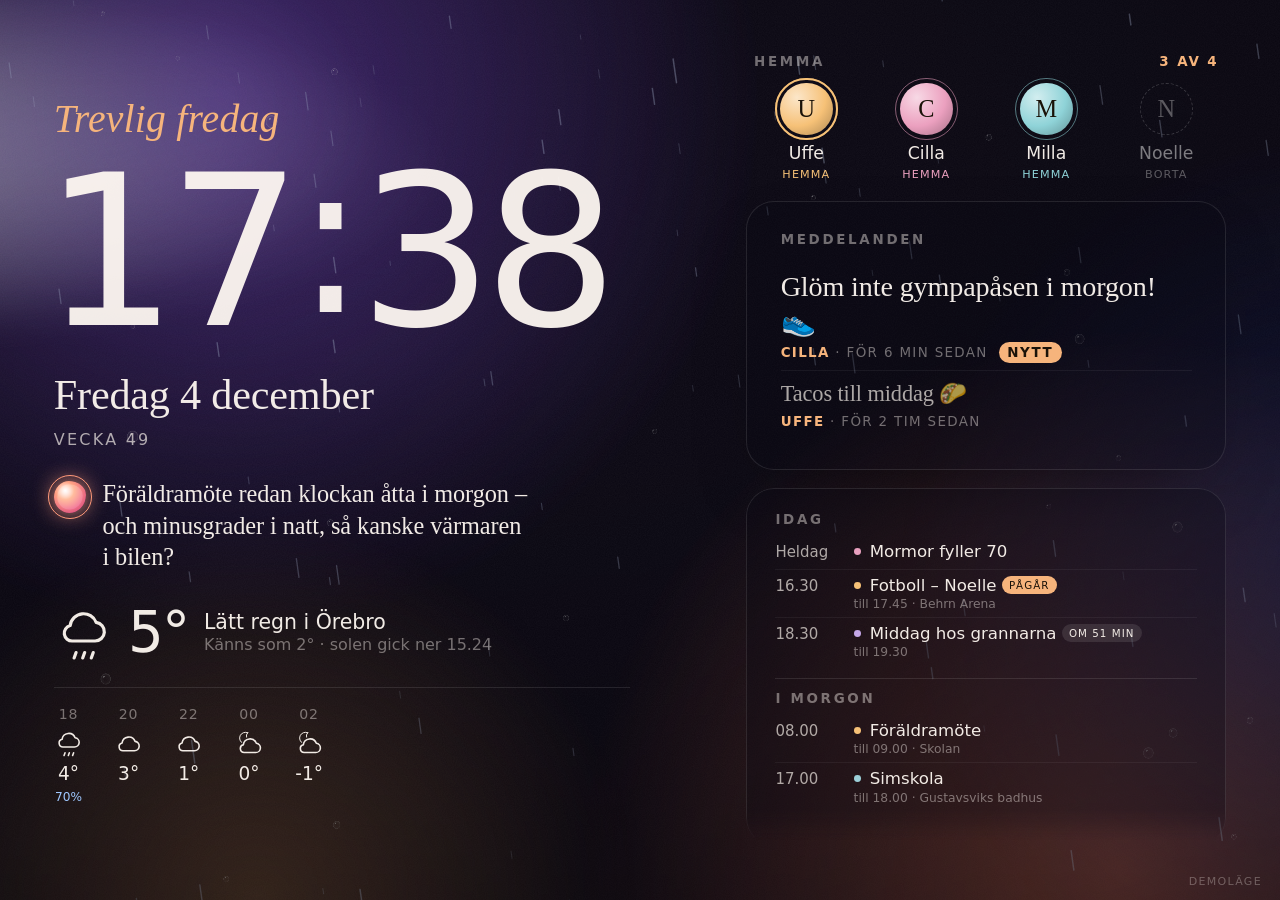
<file: koket/index.html>
<!doctype html>
<html lang="sv">
<head>
<meta charset="utf-8">
<meta name="viewport" content="width=device-width, initial-scale=1, viewport-fit=cover, user-scalable=no">
<title>Köket</title>
<meta name="description" content="Familjens köksskärm: klocka, kalender, meddelanden och väder.">
<meta name="apple-mobile-web-app-capable" content="yes">
<meta name="mobile-web-app-capable" content="yes">
<meta name="apple-mobile-web-app-status-bar-style" content="black-translucent">
<meta name="apple-mobile-web-app-title" content="Köket">
<meta name="theme-color" content="#07080d">
<link rel="manifest" href="manifest.webmanifest">
<link rel="apple-touch-icon" href="icon-180.png">
<link rel="icon" href="icon-512.png">
<link rel="stylesheet" href="style.css">
</head>
<body>
<div class="sky" aria-hidden="true">
  <i class="blob b1"></i><i class="blob b2"></i><i class="blob b3"></i><i class="blob b4"></i>
  <i class="wx wx-sun"></i><i class="wx wx-cloud c1"></i><i class="wx wx-cloud c2"></i><i class="wx wx-cloud c3"></i>
  <i class="wx wx-fog f1"></i><i class="wx wx-fog f2"></i>
  <canvas id="fx"></canvas>
  <i class="veil"></i><i class="grain"></i>
</div>

<main class="stage">
  <section class="hero">
    <p class="greeting" id="greeting">God morgon</p>
    <div class="clock" id="clock" aria-live="off">
      <span id="hh">00</span><span class="colon">:</span><span id="mm">00</span>
    </div>
    <p class="date" id="date"></p>
    <p class="meta" id="meta"></p>
    <p class="nightline" id="nightline"></p>

    <div class="ai" id="ai" hidden>
      <span class="orb" aria-hidden="true"><i></i><i></i></span>
      <p class="ai-text" id="ai-text"></p>
    </div>

    <div class="weather" id="weather" hidden>
      <div class="w-now">
        <span class="w-icon" id="w-icon"></span>
        <span class="w-temp" id="w-temp"></span>
        <span class="w-text">
          <span id="w-desc"></span>
          <small id="w-feels"></small>
        </span>
      </div>
      <ol class="w-hours" id="w-hours"></ol>
      <p class="hint" id="hint"></p>
    </div>
  </section>

  <aside class="side">
    <section class="presence" id="presence" hidden>
      <h2><span>Hemma</span><span id="presence-sum"></span></h2>
      <ol id="people"></ol>
    </section>
    <section class="card messages" id="messages" hidden>
      <h2>Meddelanden</h2>
      <ol id="msg-list"></ol>
    </section>
    <section class="card agenda" id="agenda">
      <h2 id="agenda-title">Idag</h2>
      <ol id="agenda-list"></ol>
      <div id="agenda-tomorrow" hidden>
        <h3>I morgon</h3>
        <ol id="tomorrow-list"></ol>
      </div>
    </section>
  </aside>
</main>

<div class="talk" id="talk" hidden>
  <div class="talk-orb" id="talk-orb"><i></i><i></i><i></i></div>
  <p class="talk-state" id="talk-state"></p>
  <p class="talk-caption" id="talk-caption"></p>
  <p class="talk-hint">Tryck var som helst för att avsluta</p>
</div>

<p class="status" id="status"></p>

<script src="config.js"></script>
<script src="ical.min.js"></script>
<script src="app.js"></script>
</body>
</html>
</file>
<file: blaj/style.css>
/* BLAJ! – två röster: det högljudda (versal, smal, tvärsäker) och det eftertänksamma (serif, lugn).
   Rött är granskarens penna. Papper är underlaget. */

@font-face { font-family: 'Archivo'; font-style: normal; font-display: swap; font-weight: 100 900; font-stretch: 62% 125%;
  src: url(fonts/archivo-latin-wdth-normal.woff2) format('woff2-variations');
  unicode-range: U+0000-00FF,U+0131,U+0152-0153,U+02BB-02BC,U+02C6,U+02DA,U+02DC,U+0304,U+0308,U+0329,U+2000-206F,U+20AC,U+2122,U+2191,U+2193,U+2212,U+2215,U+FEFF,U+FFFD; }
@font-face { font-family: 'Archivo'; font-style: normal; font-display: swap; font-weight: 100 900; font-stretch: 62% 125%;
  src: url(fonts/archivo-latin-ext-wdth-normal.woff2) format('woff2-variations');
  unicode-range: U+0100-02BA,U+02BD-02C5,U+02C7-02CC,U+02CE-02D7,U+02DD-02FF,U+1E00-1E9F,U+20A0-20AB,U+20AD-20C0,U+2C60-2C7F,U+A720-A7FF; }
@font-face { font-family: 'Newsreader'; font-style: normal; font-display: swap; font-weight: 200 800;
  src: url(fonts/newsreader-latin-opsz-normal.woff2) format('woff2-variations'); }
@font-face { font-family: 'Newsreader'; font-style: italic; font-display: swap; font-weight: 200 800;
  src: url(fonts/newsreader-latin-opsz-italic.woff2) format('woff2-variations'); }
@font-face { font-family: 'Plex Mono'; font-style: normal; font-display: swap; font-weight: 400;
  src: url(fonts/ibm-plex-mono-latin-400-normal.woff2) format('woff2'); }
@font-face { font-family: 'Plex Mono'; font-style: normal; font-display: swap; font-weight: 500;
  src: url(fonts/ibm-plex-mono-latin-500-normal.woff2) format('woff2'); }

:root {
  --paper: #f2eee6;
  --paper-2: #e9e3d8;
  --ink: #141414;
  --ink-2: #3a3833;
  --muted: #6d675d;
  --line: rgba(20, 20, 20, .16);
  --red: #e0301c;
  --red-ink: #b8220f;      /* röd text på papper – klarar kontrastkrav */
  --green: #1f6b4a;
  --loud: 'Archivo', 'Arial Narrow', 'Helvetica Neue', Arial, sans-serif;
  --calm: 'Newsreader', Georgia, 'Times New Roman', serif;
  --mono: 'Plex Mono', ui-monospace, 'SF Mono', Menlo, monospace;
  --gutter: clamp(16px, 4vw, 56px);
  --max: 1240px;
  color-scheme: light;
}

* { box-sizing: border-box; margin: 0; padding: 0; }
html { scroll-behavior: smooth; -webkit-text-size-adjust: 100%; }
body {
  background: var(--paper); color: var(--ink);
  font-family: var(--calm); font-size: 18px; line-height: 1.55;
  -webkit-font-smoothing: antialiased; text-rendering: optimizeLegibility;
  overflow-x: hidden;
}
a { color: inherit; }
img, svg { display: block; max-width: 100%; }
ol, ul { list-style: none; }
:focus-visible { outline: 3px solid var(--red); outline-offset: 3px; }

.skip { position: absolute; left: -9999px; top: 8px; background: var(--ink); color: var(--paper); padding: 8px 14px; z-index: 50; }
.skip:focus { left: 8px; }

/* ——— Röster ——— */
.loud { font-family: var(--loud); font-weight: 850; font-stretch: 68%; text-transform: uppercase; line-height: .9; letter-spacing: -.005em; }
.loud-l { font-size: clamp(44px, 7.4vw, 108px); }
.loud-m { font-size: clamp(34px, 4.8vw, 68px); }
.loud-s { font-size: clamp(22px, 2.3vw, 30px); line-height: 1; }
.calm { font-family: var(--calm); font-optical-sizing: auto; }
.calm em, em { font-style: italic; }
.mono { font-family: var(--mono); font-size: 12.5px; letter-spacing: .06em; text-transform: uppercase; line-height: 1.5; }
.label { font-family: var(--mono); font-size: 12.5px; font-weight: 500; letter-spacing: .14em; text-transform: uppercase; color: var(--muted); margin-bottom: 18px; }
.red { color: var(--red); }
.lead { font-size: clamp(20px, 1.9vw, 25px); line-height: 1.45; }
sup a { color: var(--red-ink); text-decoration: none; font-family: var(--mono); font-size: .62em; padding: 0 1px; }
sup a:hover { text-decoration: underline; }

/* ——— Knappar ——— */
.btn {
  display: inline-flex; align-items: center; justify-content: center; gap: 10px;
  font-family: var(--mono); font-size: 13px; font-weight: 500; letter-spacing: .1em; text-transform: uppercase;
  padding: 17px 26px; border: 2px solid var(--ink); text-decoration: none; cursor: pointer;
  transition: transform .18s ease, background .18s ease, color .18s ease;
  background: transparent; color: var(--ink);
}
.btn:hover { transform: translate(-2px, -2px); box-shadow: 4px 4px 0 var(--ink); }
.btn:active { transform: none; box-shadow: none; }
.btn-red { background: var(--red); border-color: var(--red); color: #fff; }
.btn-red:hover { box-shadow: 4px 4px 0 var(--ink); }

/* ——— Stämplar: granskarens etiketter ——— */
.stamp {
  display: inline-block; font-family: var(--mono); font-size: 11.5px; font-weight: 500; letter-spacing: .12em; text-transform: uppercase;
  padding: 5px 10px 4px; border: 2px solid currentColor; outline: 1px solid currentColor; outline-offset: 2px;
  transform: rotate(-2.5deg); white-space: nowrap; line-height: 1.3;
}
.s-forskning { color: var(--green); }
.s-erfarenhet { color: #1e4f9a; }
.s-asikt { color: #8a5a00; }
.s-blaj { color: var(--red-ink); }
.s-neutral { color: var(--muted); }
.s-draft { color: var(--red-ink); background: rgba(224, 48, 28, .07); }

/* ——— Toppen ——— */
.top {
  position: fixed; inset: 0 0 auto 0; z-index: 20;
  display: flex; align-items: center; justify-content: space-between; gap: 16px;
  padding: 14px var(--gutter);
  background: color-mix(in srgb, var(--paper) 88%, transparent);
  -webkit-backdrop-filter: blur(10px); backdrop-filter: blur(10px);
  border-bottom: 1px solid transparent; transition: border-color .3s ease;
}
.top.scrolled { border-bottom-color: var(--line); }
.logo { font-family: var(--loud); font-weight: 800; font-stretch: 100%; font-size: 20px; letter-spacing: .04em; text-decoration: none; }
.top-mid { font-family: var(--mono); font-size: 12px; letter-spacing: .12em; text-transform: uppercase; color: var(--muted); }
.top-cta { font-family: var(--mono); font-size: 12.5px; font-weight: 500; letter-spacing: .1em; text-transform: uppercase; text-decoration: none; border-bottom: 2px solid var(--red); padding-bottom: 2px; }

/* ——— Hero: bruset bakom, omdömet framför ——— */
.hero {
  position: relative; min-height: 100vh; min-height: 100svh; overflow: hidden;
  display: grid; align-items: center;
  padding: 110px var(--gutter) 80px;
}
.noise { position: absolute; inset: -4% -10%; display: flex; flex-direction: column; justify-content: center; gap: .1em; transform: rotate(-4deg); }
.noise-row { display: flex; width: max-content; gap: .5em; white-space: nowrap; font-family: var(--loud); font-weight: 850; font-stretch: 62%; text-transform: uppercase; font-size: clamp(38px, 7.2vw, 104px); line-height: 1; animation: drift var(--dur, 120s) linear infinite; }
.noise-row:nth-child(even) { animation-direction: reverse; }
@keyframes drift { from { transform: translateX(0); } to { transform: translateX(-50%); } }
.noise-row button {
  all: unset; position: relative; cursor: pointer; color: rgba(20, 20, 20, .075); transition: color .4s ease;
  padding: 0 .1em;
}
.noise-row button:hover, .noise-row button:focus-visible { color: rgba(20, 20, 20, .22); }
.noise-row button::after {          /* röd överstrykning */
  content: ''; position: absolute; left: -2%; right: -2%; top: 52%; height: .055em; background: var(--red); opacity: .8;
  transform: scaleX(0); transform-origin: left; transition: transform .45s cubic-bezier(.7,0,.2,1);
}
.noise-row button.struck { color: rgba(20, 20, 20, .16); }
.noise-row button.struck::after { transform: scaleX(1); }
.noise-row button .tag {
  position: absolute; left: 50%; top: -.1em; transform: translate(-50%, -100%) rotate(-4deg);
  font-family: var(--mono); font-size: 13px; font-weight: 500; letter-spacing: .12em; color: var(--red-ink);
  border: 2px solid currentColor; padding: 3px 8px; background: var(--paper); opacity: 0; transition: opacity .3s ease .25s; white-space: nowrap;
}
.noise-row button.struck .tag { opacity: 1; }

.hero::before {   /* lugn yta under texten – bruset får fortsätta runt omkring */
  content: ''; position: absolute; inset: 0; z-index: 1; pointer-events: none;
  background: radial-gradient(ellipse 62% 48% at 30% 70%, var(--paper) 45%, color-mix(in srgb, var(--paper) 0%, transparent) 100%);
}
.hero-inner { position: relative; z-index: 2; max-width: var(--max); margin: 0 auto; width: 100%; pointer-events: none; }
.hero-inner a, .hero-inner button { pointer-events: auto; }
.blaj {
  font-family: var(--loud); font-weight: 900; font-stretch: 62%; text-transform: uppercase;
  font-size: clamp(150px, 34vw, 470px); line-height: .78; letter-spacing: -.02em; color: var(--red);
  margin-left: -.03em; display: flex; align-items: flex-end;
}
.blaj .bang { display: inline-block; transform-origin: 50% 90%; animation: bang 7s ease-in-out infinite; }
@keyframes bang { 0%, 86%, 100% { transform: rotate(0); } 89% { transform: rotate(9deg); } 93% { transform: rotate(-6deg); } 96% { transform: rotate(3deg); } }
.hero-lead {
  max-width: 21em; margin-top: clamp(18px, 3vh, 34px);
  font-size: clamp(24px, 2.6vw, 36px); line-height: 1.22; letter-spacing: -.01em;
}
.hero-lead em { color: var(--ink-2); }
.hero-meta { display: flex; flex-wrap: wrap; gap: 6px 22px; margin-top: 26px; color: var(--ink-2); }
.hero-meta span + span::before { content: '/'; color: var(--red); margin-right: 22px; }
.hero-actions { display: flex; flex-wrap: wrap; gap: 14px; margin-top: 30px; }
.hero-actions .btn-line { background: var(--paper); }
.hero-hint { position: absolute; right: var(--gutter); bottom: 22px; color: var(--muted); z-index: 2; }

main > section { padding: clamp(80px, 12vw, 160px) max(var(--gutter), calc((100% - var(--max)) / 2)); }

/* ——— Veckan ——— */
.week { border-top: 1px solid var(--line); }
.days { border-top: 2px solid var(--ink); }
.days li { display: grid; grid-template-columns: 70px 1fr; align-items: baseline; gap: 16px; padding: 18px 0 14px; border-bottom: 1px solid var(--line); }
.days .day { color: var(--muted); }
.days .loud { font-size: clamp(30px, 5vw, 72px); }
.days li:last-child .loud { color: var(--red); }
.week-text { display: grid; grid-template-columns: 1fr 1fr; gap: 24px 56px; margin-top: 56px; font-size: clamp(21px, 2vw, 27px); line-height: 1.38; }
.week-text p:last-child { color: var(--ink-2); }

/* ——— Ordboken ——— */
.define { display: grid; grid-template-columns: 5fr 7fr; gap: clamp(40px, 6vw, 96px); align-items: start; background: var(--ink); color: var(--paper); }
.dict-word { font-family: var(--calm); font-weight: 500; font-size: clamp(90px, 13vw, 190px); line-height: .9; letter-spacing: -.03em; font-style: italic; }
.dict-meta { color: rgba(242, 238, 230, .55); margin: 14px 0 22px; }
.dict-list { counter-reset: d; font-size: clamp(19px, 1.7vw, 23px); }
.dict-list li { counter-increment: d; position: relative; padding: 10px 0 10px 30px; border-top: 1px solid rgba(242, 238, 230, .18); }
.dict-list li::before { content: counter(d) '.'; position: absolute; left: 0; top: 14px; font-family: var(--mono); font-size: 13px; color: var(--red); }
.promise .loud-m { color: var(--paper); margin-bottom: 22px; }
.promise > .calm { font-size: clamp(19px, 1.7vw, 23px); color: rgba(242, 238, 230, .82); max-width: 32em; }
.stamps-legend { display: grid; grid-template-columns: 1fr 1fr; gap: 22px 28px; margin-top: 40px; }
.stamps-legend li { display: flex; flex-direction: column; align-items: flex-start; gap: 10px; font-size: 16.5px; color: rgba(242, 238, 230, .78); }
.define .s-forskning { color: #6fd1a3; }
.define .s-erfarenhet { color: #8db7ff; }
.define .s-asikt { color: #f2c063; }
.define .s-blaj { color: #ff6a55; }

/* ——— Rubrikblock ——— */
.section-head { margin-bottom: clamp(36px, 5vw, 64px); }
.section-head .lead { max-width: 32em; margin-top: 22px; color: var(--ink-2); }

/* ——— Granskningskort ——— */
.cards { display: grid; grid-template-columns: repeat(2, 1fr); gap: 18px; align-items: start; }
.card { background: #fbf9f4; border: 1px solid var(--line); border-top: 3px solid var(--ink); transition: border-color .3s ease, box-shadow .3s ease; }
.card[open] { border-top-color: var(--red); box-shadow: 0 18px 40px -26px rgba(0,0,0,.35); }
.card summary { list-style: none; cursor: pointer; display: grid; gap: 16px; padding: 24px 26px 22px; position: relative; }
.card summary::-webkit-details-marker { display: none; }
.card .claim { font-family: var(--loud); font-weight: 820; font-stretch: 70%; text-transform: uppercase; font-size: clamp(26px, 2.6vw, 36px); line-height: .98; }
.card .stamp { justify-self: start; }
.card .open { justify-self: start; color: var(--red-ink); border-bottom: 1.5px solid currentColor; }
.card[open] .open { color: var(--muted); }
.card[open] .open::before { content: 'Stäng '; }
.card[open] .open { font-size: 0; }
.card[open] .open::before { font-size: 12.5px; }
.card .claim { transition: color .3s ease; }
.card[open] .claim { color: var(--muted); text-decoration: line-through; text-decoration-color: var(--red); text-decoration-thickness: .08em; }
.card-body { padding: 0 26px 26px; font-size: 18.5px; line-height: 1.55; display: grid; gap: 12px; animation: unfold .45s ease both; }
@keyframes unfold { from { opacity: 0; transform: translateY(-6px); } to { opacity: 1; transform: none; } }
.ask { margin-top: 6px; padding: 14px 16px; background: var(--paper-2); font-style: italic; }
.ask .mono { display: block; font-style: normal; color: var(--red-ink); margin-bottom: 4px; font-size: 11.5px; }

/* ——— Varumärke och sälj ——— */
.relation { display: grid; grid-template-columns: 6fr 6fr; gap: clamp(36px, 5vw, 80px); align-items: center; border-top: 1px solid var(--line); }
.relation .lead { margin: 26px 0 16px; }
.relation .calm:not(.lead) { color: var(--ink-2); font-size: 19px; }
.rel-fig svg { width: 100%; height: auto; overflow: visible; }
.rel-fig .axis { stroke: var(--ink); stroke-width: 1.5; }
.rel-fig .ax { font-size: 12px; fill: var(--muted); letter-spacing: .08em; }
.rel-fig .base { fill: none; stroke: var(--ink); stroke-width: 5; stroke-linecap: round; }
.rel-fig .spikes { fill: none; stroke: var(--red); stroke-width: 2.5; stroke-linejoin: round; }
.rel-fig .lab-base { font-family: var(--calm); font-style: italic; font-size: 19px; fill: var(--ink); }
.rel-fig .lab-spike { font-family: var(--calm); font-style: italic; font-size: 19px; fill: var(--red-ink); }
.rel-fig figcaption { color: var(--muted); margin-top: 10px; font-size: 11px; }
.draw { stroke-dasharray: var(--len, 1200); stroke-dashoffset: var(--len, 1200); transition: stroke-dashoffset 2.6s cubic-bezier(.5,0,.2,1); }
.rel-fig .spikes.draw { transition-delay: .5s; transition-duration: 3.2s; }
.in .draw { stroke-dashoffset: 0; }
.fig-labels { opacity: 0; transition: opacity 1s ease 2.4s; }
.in .fig-labels { opacity: 1; }

/* ——— Programmet ——— */
.program { border-top: 1px solid var(--line); }
.acts { display: grid; grid-template-columns: repeat(4, 1fr); gap: 0; border-top: 2px solid var(--ink); }
.acts li { padding: 26px 24px 30px 0; border-right: 1px solid var(--line); }
.acts li + li { padding-left: 24px; }
.acts li:last-child { border-right: 0; }
.act-no { display: block; font-family: var(--loud); font-weight: 300; font-stretch: 62%; font-size: 64px; line-height: 1; color: var(--red); margin-bottom: 14px; }
.acts h3 { margin-bottom: 14px; }
.acts .calm { font-size: 17.5px; color: var(--ink-2); }
.takeaways { margin-top: clamp(56px, 7vw, 96px); display: grid; grid-template-columns: 3fr 9fr; gap: 32px; }
.takeaways ul { font-size: clamp(19px, 1.7vw, 23px); }
.takeaways li { padding: 14px 0 14px 40px; border-top: 1px solid var(--line); position: relative; }
.takeaways li::before { content: '✓'; position: absolute; left: 4px; top: 14px; color: var(--red); font-family: var(--mono); }
.takeaways b { font-weight: 600; }

/* ——— Fickfiltret ——— */
.filter { display: grid; grid-template-columns: 4fr 5fr 3fr; gap: clamp(28px, 4vw, 56px); align-items: start; background: var(--paper-2); }
.filter-head .calm { margin-top: 18px; font-size: 19px; color: var(--ink-2); }
.filter-form { display: grid; gap: 12px; }
.filter-form fieldset { border: 0; border-top: 1px solid var(--line); padding: 14px 0 4px; display: flex; flex-wrap: wrap; gap: 10px 10px; transition: opacity .3s ease; }
.filter-form fieldset.off { opacity: .35; pointer-events: none; }
.filter-form legend { width: 100%; float: left; font-size: 19px; margin-bottom: 10px; line-height: 1.35; }
.filter-form label { position: relative; cursor: pointer; }
.filter-form input { position: absolute; opacity: 0; inset: 0; cursor: pointer; }
.filter-form label { font-family: var(--mono); font-size: 12.5px; letter-spacing: .1em; text-transform: uppercase; padding: 9px 18px; border: 1.5px solid var(--ink); transition: background .2s, color .2s; }
.filter-form label:has(input:checked) { background: var(--ink); color: var(--paper); }
.filter-form label:has(input:focus-visible) { outline: 3px solid var(--red); outline-offset: 2px; }
.filter-result { position: sticky; top: 90px; background: var(--paper); padding: 26px 24px; border-top: 3px solid var(--red); min-height: 180px; }
.filter-result .stamp { margin-bottom: 18px; }
.filter-result .calm { font-size: 19px; line-height: 1.45; }

/* ——— Upplägg och pris ——— */
.offer { background: var(--ink); color: var(--paper); }
.offer-inner { display: grid; grid-template-columns: 6fr 6fr; gap: clamp(40px, 6vw, 96px); }
.offer .label { color: rgba(242, 238, 230, .55); }
.flow li { display: grid; grid-template-columns: 44px 1fr; gap: 14px; padding: 22px 0; border-top: 1px solid rgba(242, 238, 230, .18); }
.flow li > .mono { color: var(--red); font-size: 14px; padding-top: 4px; }
.flow .loud { display: block; margin-bottom: 8px; color: var(--paper); }
.flow .calm { color: rgba(242, 238, 230, .78); font-size: 18px; }
.offer-right .loud-m { color: var(--paper); }
.price { display: flex; align-items: baseline; gap: 14px; margin: 34px 0 18px; padding-top: 22px; border-top: 2px solid var(--paper); }
.price-num { font-family: var(--loud); font-weight: 900; font-stretch: 62%; font-size: clamp(96px, 13vw, 168px); line-height: .82; color: var(--paper); }
.price-unit { font-family: var(--mono); font-size: 14px; letter-spacing: .1em; text-transform: uppercase; color: rgba(242, 238, 230, .7); }
.incl { display: flex; flex-wrap: wrap; gap: 8px; margin-bottom: 24px; }
.incl li { border: 1.5px solid rgba(242, 238, 230, .5); padding: 6px 12px; color: var(--paper); }
.offer-right > .calm { font-size: 19px; color: rgba(242, 238, 230, .82); margin-bottom: 28px; max-width: 30em; }
.offer .btn-red:hover { box-shadow: 4px 4px 0 var(--paper); }
.fine { color: var(--muted); margin-top: 16px; font-size: 11.5px; max-width: 46em; }
.offer .fine { color: rgba(242, 238, 230, .55); }

/* ——— Omdömen ——— */
.quotes .section-head { margin-bottom: 40px; }
.draft-note { display: inline-block; margin-top: 18px; color: var(--red-ink); border: 1.5px dashed var(--red); padding: 8px 12px; }
.quote-grid { display: grid; grid-template-columns: repeat(3, 1fr); gap: 18px; }
.quote { position: relative; padding: 26px 24px 22px; border: 1.5px dashed rgba(184, 34, 15, .55); background: repeating-linear-gradient(-45deg, transparent 0 14px, rgba(224,48,28,.025) 14px 28px); }
.quote .stamp { position: absolute; top: -14px; right: 16px; background: var(--paper); }
.quote blockquote { font-size: clamp(21px, 1.9vw, 26px); line-height: 1.3; font-style: italic; margin-bottom: 18px; }
.quote figcaption { color: var(--muted); font-size: 11.5px; }

/* ——— Avsändaren ——— */
.about { border-top: 1px solid var(--line); }
.about .loud-l { font-stretch: 100%; letter-spacing: .02em; }
.about-cols { display: grid; grid-template-columns: 1fr 1fr; gap: 24px 56px; margin-top: 30px; font-size: clamp(19px, 1.7vw, 23px); }
.about-cols p:last-child { color: var(--ink-2); }

/* ——— Frågor ——— */
.faq { border-top: 1px solid var(--line); }
.faq-list details { border-top: 1px solid var(--line); }
.faq-list details:last-child { border-bottom: 1px solid var(--line); }
.faq-list summary { list-style: none; cursor: pointer; padding: 22px 48px 20px 0; position: relative; }
.faq-list summary::-webkit-details-marker { display: none; }
.faq-list summary::after { content: '+'; position: absolute; right: 4px; top: 16px; font-family: var(--mono); font-size: 26px; color: var(--red); transition: transform .3s ease; }
.faq-list details[open] summary::after { transform: rotate(45deg); }
.faq-list .calm { padding: 0 0 24px; font-size: 19px; max-width: 40em; color: var(--ink-2); }

/* ——— Anmälan ——— */
.signup { background: var(--red); color: #fff; display: grid; grid-template-columns: 5fr 7fr; gap: clamp(36px, 5vw, 80px); }
.signup .label { color: rgba(255, 255, 255, .75); }
.signup-head .calm { margin-top: 22px; font-size: clamp(19px, 1.7vw, 22px); max-width: 26em; }
.signup-form { display: grid; grid-template-columns: 1fr 1fr; gap: 16px 18px; align-content: start; }
.field { display: grid; gap: 6px; }
.field-wide { grid-column: 1 / -1; }
.field label { font-family: var(--mono); font-size: 12px; letter-spacing: .1em; text-transform: uppercase; }
.req { color: var(--ink); }
.opt { text-transform: none; letter-spacing: 0; opacity: .75; }
.field input, .field select, .field textarea {
  font: inherit; font-family: var(--calm); font-size: 19px; color: var(--ink);
  background: var(--paper); border: 2px solid var(--paper); padding: 12px 14px; border-radius: 0; width: 100%;
  -webkit-appearance: none; appearance: none;
}
.field select { background-image: linear-gradient(45deg, transparent 50%, var(--ink) 50%), linear-gradient(-45deg, transparent 50%, var(--ink) 50%); background-position: calc(100% - 22px) 52%, calc(100% - 16px) 52%; background-size: 6px 6px; background-repeat: no-repeat; }
.field input:focus, .field select:focus, .field textarea:focus { outline: none; border-color: var(--ink); }
.field input[aria-invalid="true"] { border-color: var(--ink); box-shadow: inset 0 -3px 0 var(--ink); }
.check { grid-template-columns: 26px 1fr; align-items: start; gap: 12px; margin-top: 6px; }
.check input { width: 22px; height: 22px; padding: 0; margin-top: 2px; border: 2px solid var(--paper); background: var(--paper); cursor: pointer; }
.check input:checked { background: var(--ink) url("data:image/svg+xml,%3Csvg xmlns='http://www.w3.org/2000/svg' viewBox='0 0 16 16'%3E%3Cpath d='M3 8.5l3 3 7-7' fill='none' stroke='%23f2eee6' stroke-width='2.2'/%3E%3C/svg%3E") center / 16px no-repeat; border-color: var(--ink); }
.check label { font-family: var(--calm); font-size: 17px; text-transform: none; letter-spacing: 0; line-height: 1.4; }
.form-error { grid-column: 1 / -1; background: var(--ink); color: var(--paper); padding: 10px 14px; }
.submit-row { display: flex; flex-wrap: wrap; align-items: center; gap: 14px 22px; margin-top: 8px; }
.signup .btn-red { background: var(--ink); border-color: var(--ink); color: var(--paper); }
.signup .btn-red:hover { box-shadow: 4px 4px 0 var(--paper); }
.signup .fine { color: rgba(255, 255, 255, .8); margin: 0; }
.sent { grid-column: 2; background: var(--paper); color: var(--ink); padding: 30px 28px; outline: none; }
.sent .stamp { margin-bottom: 16px; }
.sent .loud-m { margin-bottom: 14px; }
.sent .calm { font-size: 18.5px; margin-bottom: 10px; }
.sent pre { white-space: pre-wrap; font-size: 12.5px; text-transform: none; letter-spacing: 0; background: var(--paper-2); padding: 14px; margin: 14px 0; max-height: 260px; overflow: auto; }
.sent-actions { display: flex; flex-wrap: wrap; gap: 10px; }
.sent .btn { padding: 12px 18px; }

/* ——— Källor ——— */
.sources.sources { padding-top: clamp(64px, 8vw, 110px); }
.src-list { counter-reset: s; border-top: 2px solid var(--ink); }
.src-list li { counter-increment: s; position: relative; padding: 14px 0 14px 40px; border-bottom: 1px solid var(--line); font-size: 17px; line-height: 1.45; scroll-margin-top: 90px; }
.src-list li::before { content: counter(s); position: absolute; left: 0; top: 17px; font-family: var(--mono); color: var(--red-ink); font-size: 13px; }
.src-list li:target { background: rgba(224, 48, 28, .08); }
.src-list a { color: var(--red-ink); word-break: break-word; }
.sources .fine { margin-top: 18px; }

/* ——— Fot ——— */
.foot { padding: 40px var(--gutter) 34px; border-top: 2px solid var(--ink); }
.foot-big { font-size: clamp(110px, 24vw, 360px); line-height: .78; font-stretch: 62%; font-weight: 900; max-width: var(--max); margin: 0 auto; }
.foot-row { display: flex; flex-wrap: wrap; justify-content: space-between; gap: 12px 24px; max-width: var(--max); margin: 26px auto 0; }
.foot-row a { text-decoration: none; border-bottom: 1px solid var(--line); }
.foot-row a:hover { border-bottom-color: var(--red); }

/* ——— Rörelse vid scroll ——— */
.js .reveal { opacity: 0; transform: translateY(22px); transition: opacity .9s ease, transform .9s cubic-bezier(.2,.7,.2,1); }
.js .reveal.in { opacity: 1; transform: none; }

/* ——— Mindre skärmar ——— */
@media (max-width: 1020px) {
  .acts { grid-template-columns: 1fr 1fr; }
  .acts li:nth-child(2) { border-right: 0; }
  .acts li:nth-child(3) { padding-left: 0; }
  .acts li:nth-child(n+3) { border-top: 1px solid var(--line); }
  .filter { grid-template-columns: 1fr 1fr; }
  .filter-head { grid-column: 1 / -1; }
  .filter-result { position: static; }
}
@media (max-width: 820px) {
  body { font-size: 17px; }
  .top-mid { display: none; }
  .week-text, .about-cols { grid-template-columns: 1fr; }
  .define, .relation, .offer-inner, .signup, .takeaways { grid-template-columns: 1fr; }
  .cards, .quote-grid { grid-template-columns: 1fr; }
  .quote-grid { gap: 28px; }
  .filter { grid-template-columns: 1fr; }
  .sent { grid-column: 1; }
  .hero-hint { display: none; }
}
@media (max-width: 560px) {
  .acts { grid-template-columns: 1fr; }
  .acts li, .acts li + li { padding: 22px 0; border-right: 0; border-top: 1px solid var(--line); }
  .acts li:first-child { border-top: 0; }
  .signup-form { grid-template-columns: 1fr; }
  .stamps-legend { grid-template-columns: 1fr; }
  .days li { grid-template-columns: 46px 1fr; gap: 10px; }
  .hero-meta { flex-direction: column; gap: 4px; }
  .hero-meta span + span::before { content: none; }
  .btn { width: 100%; }
  .hero-actions { flex-direction: column; }
  .card summary { padding: 22px 20px 20px; }
  .card-body { padding: 0 20px 22px; }
}

@media (prefers-reduced-motion: reduce) {
  html { scroll-behavior: auto; }
  .noise-row, .blaj .bang { animation: none; }
  .js .reveal { opacity: 1; transform: none; transition: none; }
  .draw { stroke-dashoffset: 0; transition: none; }
  .fig-labels { opacity: 1; transition: none; }
}

@media print {
  .top, .noise, .hero-hint, .filter, .signup-form { display: none; }
  .js .reveal { opacity: 1; transform: none; }
  .card-body { display: grid; }
}
</file>
<file: koket/style.css>
/* ——— Färger som glider mellan dygnets faser ——— */
@property --bg { syntax: '<color>'; inherits: true; initial-value: #07080d; }
@property --c1 { syntax: '<color>'; inherits: true; initial-value: #2bb3a8; }
@property --c2 { syntax: '<color>'; inherits: true; initial-value: #3a6fd8; }
@property --c3 { syntax: '<color>'; inherits: true; initial-value: #9fd6c2; }
@property --c4 { syntax: '<color>'; inherits: true; initial-value: #f2c879; }
@property --accent { syntax: '<color>'; inherits: true; initial-value: #f6c177; }

:root {
  --ink: rgba(255, 249, 242, 0.94);
  --ink-2: rgba(255, 249, 242, 0.66);
  --ink-3: rgba(255, 249, 242, 0.42);
  --line: rgba(255, 255, 255, 0.10);
  --card: rgba(10, 10, 18, 0.28);
  --sans: -apple-system, "SF Pro Display", "Inter Display", "Inter", "Helvetica Neue", system-ui, sans-serif;
  --serif: ui-serif, "New York", Charter, "Bitstream Charter", Georgia, serif;
  --blob-opacity: 0.62;
  --gutter: clamp(20px, 4.2vw, 64px);
  color-scheme: dark;
}
/* Färgerna glider långsamt – men inte vid första laddningen. */
:root.ready { transition: --bg 90s linear, --c1 90s linear, --c2 90s linear, --c3 90s linear, --c4 90s linear, --accent 90s linear; }

/* Fas: gryning/morgon */
:root[data-phase="morgon"] { --bg: #140d17; --c1: #ff9a6b; --c2: #d65a7a; --c3: #5b6fd6; --c4: #ffd27a; --accent: #ffc58f; }
/* Fas: dag */
:root[data-phase="dag"]    { --bg: #06131b; --c1: #23a69c; --c2: #3a6fd8; --c3: #8fcdb8; --c4: #e9c27a; --accent: #f3d18b; }
/* Fas: kväll */
:root[data-phase="kvall"]  { --bg: #0d0918; --c1: #7b4bd1; --c2: #e0745a; --c3: #2b3f9e; --c4: #f0a35c; --accent: #f6b47c; }
/* Fas: natt */
:root[data-phase="natt"]   { --bg: #030307; --c1: #1d1648; --c2: #0d2438; --c3: #2a1031; --c4: #3a2414; --accent: #c99a6e; --blob-opacity: 0.35; }

* { box-sizing: border-box; margin: 0; padding: 0; }
html, body { height: 100%; }
body {
  background: var(--bg);
  color: var(--ink);
  font-family: var(--sans);
  overflow: hidden;
  -webkit-user-select: none; user-select: none;
  -webkit-tap-highlight-color: transparent;
  -webkit-font-smoothing: antialiased;
}
ol { list-style: none; }

/* ——— Himlen: långsamt drivande ljusfält ——— */
.sky { position: fixed; inset: 0; overflow: hidden; z-index: 0; }
.blob {
  position: absolute; width: 85vmax; height: 85vmax; border-radius: 50%;
  opacity: var(--blob-opacity);
  transition: opacity 20s ease;
  will-change: transform;
}
.b1 { background: radial-gradient(closest-side, var(--c1), transparent); top: -35vmax; left: -25vmax; animation: drift1 140s ease-in-out infinite alternate; }
.b2 { background: radial-gradient(closest-side, var(--c2), transparent); bottom: -40vmax; right: -30vmax; animation: drift2 170s ease-in-out infinite alternate; }
.b3 { background: radial-gradient(closest-side, var(--c3), transparent); top: 10vmax; right: -40vmax; width: 70vmax; height: 70vmax; opacity: calc(var(--blob-opacity) * .7); animation: drift3 120s ease-in-out infinite alternate; }
.b4 { background: radial-gradient(closest-side, var(--c4), transparent); bottom: -30vmax; left: -10vmax; width: 60vmax; height: 60vmax; opacity: calc(var(--blob-opacity) * .55); animation: drift4 200s ease-in-out infinite alternate; }
@keyframes drift1 { to { transform: translate(28vw, 22vh) scale(1.18); } }
@keyframes drift2 { to { transform: translate(-30vw, -18vh) scale(0.86); } }
@keyframes drift3 { to { transform: translate(-38vw, 26vh) scale(1.25); } }
@keyframes drift4 { to { transform: translate(34vw, -24vh) scale(1.1); } }
/* ——— Vädret som levande lager ——— */
#fx { position: absolute; inset: 0; width: 100%; height: 100%; pointer-events: none; transition: opacity 6s ease; }
.wx { position: absolute; pointer-events: none; opacity: 0; transition: opacity 12s ease; }
.wx-sun {
  width: 140vmax; height: 140vmax; left: -55vmax; top: -70vmax;
  background: repeating-conic-gradient(from 0deg, rgba(255,236,190,.0) 0deg 7deg, rgba(255,236,190,.55) 9deg, rgba(255,236,190,0) 12deg 19deg);
  -webkit-mask-image: radial-gradient(closest-side, #000 0%, transparent 70%); mask-image: radial-gradient(closest-side, #000 0%, transparent 70%);
  mix-blend-mode: soft-light; animation: rays 240s linear infinite;
}
@keyframes rays { to { transform: rotate(360deg); } }
.wx-cloud {
  width: 90vmax; height: 34vmax; border-radius: 50%;
  background: radial-gradient(closest-side, rgba(225,230,240,.9), rgba(225,230,240,0));
  filter: blur(8px); mix-blend-mode: soft-light;
  animation: cloudrift 260s linear infinite;
}
.wx-cloud.c1 { top: -8vmax; left: -60vmax; }
.wx-cloud.c2 { top: 18vmax; left: -90vmax; width: 70vmax; height: 26vmax; animation-duration: 340s; animation-delay: -120s; }
.wx-cloud.c3 { top: -2vmax; left: -75vmax; width: 110vmax; height: 30vmax; animation-duration: 420s; animation-delay: -300s; }
@keyframes cloudrift { from { transform: translateX(0); } to { transform: translateX(240vmax); } }
.wx-fog {
  left: -50%; width: 200%; height: 60%;
  background: repeating-linear-gradient(90deg, rgba(220,226,235,0) 0, rgba(220,226,235,.5) 18%, rgba(220,226,235,0) 36%);
  -webkit-mask-image: linear-gradient(transparent, #000 40%, #000 60%, transparent); mask-image: linear-gradient(transparent, #000 40%, #000 60%, transparent);
  filter: blur(30px); animation: fogdrift 120s ease-in-out infinite alternate;
}
.wx-fog.f1 { top: 10%; }
.wx-fog.f2 { top: 45%; animation-duration: 170s; animation-direction: alternate-reverse; }
@keyframes fogdrift { from { transform: translateX(-12%); } to { transform: translateX(12%); } }
body[data-wx~="sun"] .wx-sun { opacity: .5; }
body[data-wx~="clouds"] .wx-cloud { opacity: .35; }
body[data-wx~="overcast"] .wx-cloud { opacity: .6; }
body[data-wx~="fog"] .wx-fog { opacity: .28; }
body.night .wx { opacity: 0 !important; }
body.night #fx { opacity: .35; }

.veil {
  position: absolute; inset: 0;
  background:
    radial-gradient(120% 90% at 30% 40%, transparent 0%, rgba(0,0,0,.35) 100%),
    linear-gradient(180deg, rgba(0,0,0,.10), rgba(0,0,0,.30));
}
.grain {
  position: absolute; inset: 0; opacity: .07; mix-blend-mode: overlay;
  background-image: url("data:image/svg+xml;utf8,<svg xmlns='http://www.w3.org/2000/svg' width='220' height='220'><filter id='n'><feTurbulence type='fractalNoise' baseFrequency='.9' numOctaves='2' stitchTiles='stitch'/><feColorMatrix values='0 0 0 0 1  0 0 0 0 1  0 0 0 0 1  0 0 0 .9 0'/></filter><rect width='100%' height='100%' filter='url(%23n)'/></svg>");
}

/* ——— Layout ——— */
.stage {
  position: relative; z-index: 1; height: 100%;
  display: grid; grid-template-columns: 1.35fr 1fr; gap: clamp(20px, 3.5vw, 56px);
  padding: max(var(--gutter), env(safe-area-inset-top)) max(var(--gutter), env(safe-area-inset-right)) max(var(--gutter), env(safe-area-inset-bottom)) max(var(--gutter), env(safe-area-inset-left));
  transition: opacity 2.5s ease;
}
.hero { display: flex; flex-direction: column; justify-content: center; min-width: 0; }
.side { display: flex; flex-direction: column; gap: clamp(14px, 2vh, 22px); justify-content: center; min-height: 0; min-width: 0; }

/* ——— Klocka ——— */
.greeting {
  font-family: var(--serif); font-style: italic; font-weight: 400;
  font-size: clamp(22px, 3.1vw, 46px); color: var(--accent);
  letter-spacing: .005em;
  transition: color 90s linear;
}
.clock {
  font-weight: 200; font-size: clamp(110px, 16.5vw, 300px); line-height: .92;
  font-variant-numeric: tabular-nums; letter-spacing: -0.045em;
  margin: .06em 0 .1em -0.05em;
  display: flex; align-items: baseline;
}
.clock span { display: inline-block; }
.colon { animation: breathe 4s ease-in-out infinite; margin: 0 .01em; transform: translateY(-.06em); }
@keyframes breathe { 0%,100% { opacity: .95; } 50% { opacity: .28; } }
.date {
  font-family: var(--serif); font-weight: 400;
  font-size: clamp(24px, 3.3vw, 52px); letter-spacing: -.005em;
}
.meta {
  margin-top: .7em; color: var(--ink-2);
  font-size: clamp(13px, 1.25vw, 18px); letter-spacing: .14em; text-transform: uppercase;
}
.meta b { color: var(--ink); font-weight: 500; }
.meta .flag { color: var(--accent); }

/* ——— Kökets röst ——— */
.ai {
  display: flex; align-items: flex-start; gap: clamp(12px, 1.3vw, 18px);
  margin-top: clamp(18px, 3.2vh, 34px); max-width: 32em;
  --orb-a: var(--accent); --orb-b: var(--c1);
}
.ai[data-mood="glad"]       { --orb-a: #ffd27a; --orb-b: #ff9a6b; }
.ai[data-mood="uppmanande"] { --orb-a: #ff9a7a; --orb-b: #e0507a; }
.ai[data-mood="mysig"]      { --orb-a: #f6b47c; --orb-b: #c4a7e7; }
.ai[data-mood="lugn"]       { --orb-a: #9fd6c2; --orb-b: #5b8fd6; }
.orb {
  position: relative; flex: none;
  width: clamp(26px, 2.5vw, 38px); height: clamp(26px, 2.5vw, 38px);
  margin-top: .15em;
}
.orb i {
  position: absolute; inset: 0;
  background: radial-gradient(circle at 35% 30%, #fff 0%, var(--orb-a) 30%, var(--orb-b) 75%, transparent 100%);
  border-radius: 46% 54% 52% 48% / 50% 44% 56% 50%;
  animation: morph 11s ease-in-out infinite alternate, orbspin 23s linear infinite;
  box-shadow: 0 0 24px -2px var(--orb-a);
  transition: background 3s ease, box-shadow 3s ease;
}
.orb i + i {
  mix-blend-mode: screen; opacity: .55; transform: scale(.8);
  animation: morph 7s ease-in-out infinite alternate-reverse, orbspin 31s linear infinite reverse;
}
@keyframes morph {
  0%   { border-radius: 46% 54% 52% 48% / 50% 44% 56% 50%; }
  50%  { border-radius: 58% 42% 40% 60% / 42% 58% 44% 56%; }
  100% { border-radius: 40% 60% 56% 44% / 58% 40% 60% 42%; }
}
@keyframes orbspin { to { rotate: 360deg; } }
.ai.speaking .orb::after {
  content: ''; position: absolute; inset: -6px; border-radius: 50%;
  border: 1px solid var(--orb-a); animation: ripple 2.2s ease-out 3;
}
@keyframes ripple { from { transform: scale(.7); opacity: .9; } to { transform: scale(2.1); opacity: 0; } }
.ai-text {
  font-family: var(--serif); font-size: clamp(18px, 1.9vw, 28px); line-height: 1.3;
  color: var(--ink); letter-spacing: -.003em; text-wrap: pretty;
}
.ai-text .word { display: inline-block; animation: wordin 1.1s cubic-bezier(.2,.7,.2,1) both; }
@keyframes wordin { from { opacity: 0; transform: translateY(.35em); filter: blur(6px); } to { opacity: 1; transform: none; filter: none; } }
body.has-ai .hint { display: none; }
.ai { cursor: pointer; }
.ai-invite { color: var(--ink-3); font-style: italic; }

/* ——— Samtalsläge ——— */
.stage { transition: opacity 1.2s ease, filter 1.2s ease; }
body.talking .stage { opacity: .12; filter: blur(6px); }
.talk {
  position: fixed; inset: 0; z-index: 5;
  display: flex; flex-direction: column; align-items: center; justify-content: center; gap: 2.4vh;
  padding: 6vh 8vw; text-align: center;
  opacity: 0; transition: opacity 1s ease;
}
body.talking .talk { opacity: 1; }
.talk[hidden] { display: none; }
body:not(.talking) .talk { pointer-events: none; }
.talk-orb {
  --lvl: 0;
  position: relative; width: min(38vmin, 320px); aspect-ratio: 1;
  transform: scale(calc(.92 + var(--lvl) * .32));
  transition: transform .12s linear;
}
.talk-orb i {
  position: absolute; inset: 0; border-radius: 46% 54% 52% 48% / 50% 44% 56% 50%;
  background: radial-gradient(circle at 38% 32%, #fff 0%, var(--accent) 22%, color-mix(in srgb, var(--c1) 85%, transparent) 50%, color-mix(in srgb, var(--c2) 40%, transparent) 64%, transparent 71%);
  box-shadow: 0 0 90px -20px var(--accent), inset 0 0 50px rgba(255,255,255,.18);
  animation: morph 9s ease-in-out infinite alternate, orbspin 18s linear infinite;
  filter: saturate(1.25) blur(.5px);
}
.talk-orb i:nth-child(2) { background: radial-gradient(circle at 60% 65%, var(--c2), transparent 65%); mix-blend-mode: screen; opacity: .8; animation-duration: 6s, 23s; animation-direction: alternate-reverse, reverse; }
.talk-orb i:nth-child(3) { inset: -18%; background: radial-gradient(closest-side, color-mix(in srgb, var(--accent) 45%, transparent), transparent); opacity: calc(.35 + var(--lvl) * .9); animation: none; border-radius: 50%; }
.talk-state { font-size: clamp(12px, 1.1vw, 15px); letter-spacing: .28em; text-transform: uppercase; color: var(--ink-3); margin-top: 2vh; }
.talk-caption { font-family: var(--serif); font-size: clamp(22px, 2.8vw, 40px); line-height: 1.3; max-width: 26em; min-height: 2.6em; color: var(--ink); text-wrap: balance; }
.talk-hint { position: absolute; bottom: 4vh; font-size: 12px; letter-spacing: .14em; text-transform: uppercase; color: var(--ink-3); opacity: .6; }
body.has-ai .weather { margin-top: clamp(16px, 3vh, 34px); }
body.night .ai { display: none; }
.night-home { display: none; }

/* ——— Väder ——— */
.weather { margin-top: clamp(22px, 4.5vh, 48px); }
.w-now { display: flex; align-items: center; gap: clamp(10px, 1.2vw, 18px); }
.w-icon { width: clamp(44px, 4.6vw, 70px); height: clamp(44px, 4.6vw, 70px); color: var(--ink); flex: none; }
.w-icon svg, .w-hours svg { width: 100%; height: 100%; overflow: visible; }
.w-temp { font-size: clamp(38px, 4.4vw, 68px); font-weight: 250; letter-spacing: -.03em; }
.w-text { display: flex; flex-direction: column; font-size: clamp(16px, 1.6vw, 22px); line-height: 1.3; }
.w-text small { color: var(--ink-3); font-size: .78em; }
.w-hours {
  display: flex; gap: clamp(14px, 2.4vw, 34px); margin-top: clamp(14px, 2.4vh, 22px);
  padding-top: clamp(12px, 2vh, 18px); border-top: 1px solid var(--line); max-width: 36em;
}
.w-hours li { display: flex; flex-direction: column; align-items: center; gap: 6px; font-variant-numeric: tabular-nums; }
.w-hours .t { color: var(--ink-3); font-size: clamp(12px, 1.1vw, 15px); letter-spacing: .06em; }
.w-hours .i { width: clamp(24px, 2.3vw, 32px); height: clamp(24px, 2.3vw, 32px); }
.w-hours .v { font-size: clamp(15px, 1.45vw, 20px); }
.w-hours .p { font-size: clamp(11px, .95vw, 13px); color: #9fc8ff; min-height: 1em; }
.hint { margin-top: clamp(12px, 2vh, 18px); color: var(--ink-2); font-size: clamp(15px, 1.45vw, 20px); font-family: var(--serif); font-style: italic; }
.hint:empty { display: none; }

/* Långsamt rörliga vädersymboler */
.spin { transform-origin: 12px 12px; animation: spin 90s linear infinite; }
@keyframes spin { to { transform: rotate(360deg); } }
.float { animation: float 9s ease-in-out infinite alternate; }
@keyframes float { from { transform: translateX(-.6px); } to { transform: translateX(1.4px); } }
.fall { animation: fall 2.8s linear infinite; }
.fall:nth-of-type(2) { animation-delay: -.9s; } .fall:nth-of-type(3) { animation-delay: -1.8s; }
@keyframes fall { 0% { transform: translateY(-1.5px); opacity: 0; } 30% { opacity: 1; } 100% { transform: translateY(3px); opacity: 0; } }

/* ——— Kort ——— */
.card {
  background: var(--card);
  --pad: 1;
  border: 1px solid var(--line);
  border-radius: 28px;
  padding: clamp(18px, 2.4vw, 30px) clamp(20px, 2.6vw, 34px);
  min-height: 0; overflow: hidden;
  box-shadow: 0 30px 80px -40px rgba(0,0,0,.6);
}
.card h2, .card h3 {
  font-size: clamp(12px, 1.05vw, 14px); font-weight: 600; letter-spacing: .2em; text-transform: uppercase;
  color: var(--ink-3); margin-bottom: clamp(10px, 1.6vh, 16px);
}
.card h3 { margin-top: clamp(14px, 2.2vh, 22px); padding-top: clamp(12px, 2vh, 18px); border-top: 1px solid var(--line); }
.agenda { flex: 1 1 auto; }

/* Händelser */
.ev { display: grid; grid-template-columns: 3.9em 1fr; gap: 0 .8em; padding: .36em 0; align-items: baseline; font-size: clamp(14px, 1.3vw, 18px); transition: opacity 3s ease; }
.ev + .ev { border-top: 1px solid rgba(255,255,255,.05); }
.ev .time { font-variant-numeric: tabular-nums; color: var(--ink-2); font-size: .9em; }
.ev .title { line-height: 1.25; overflow: hidden; text-overflow: ellipsis; }
.ev .title::before { content: ''; display: inline-block; width: .42em; height: .42em; border-radius: 50%; background: var(--dot, var(--accent)); margin-right: .55em; transform: translateY(-.12em); }
.ev .sub { grid-column: 2; color: var(--ink-3); font-size: .74em; margin-top: .05em; }
.ev .tag { display: inline-block; margin-left: .5em; font-size: .62em; letter-spacing: .1em; text-transform: uppercase; padding: .25em .7em; border-radius: 99px; vertical-align: .2em; background: rgba(255,255,255,.1); color: var(--ink); }
.ev.now .tag { background: var(--accent); color: #1a1208; animation: glow 5s ease-in-out infinite; }
.ev.past { opacity: .38; }
.ev.past .title { text-decoration: line-through; text-decoration-color: rgba(255,255,255,.3); }
.empty { color: var(--ink-3); font-family: var(--serif); font-style: italic; font-size: clamp(17px, 1.6vw, 22px); padding: .3em 0; }
@keyframes glow { 0%,100% { box-shadow: 0 0 0 0 transparent; } 50% { box-shadow: 0 0 22px 2px color-mix(in srgb, var(--accent) 45%, transparent); } }

/* ——— Vilka är hemma ——— */
.presence { padding: 0 clamp(4px, .6vw, 10px); }
.presence h2 {
  display: flex; justify-content: space-between;
  font-size: clamp(12px, 1.05vw, 14px); font-weight: 600; letter-spacing: .2em; text-transform: uppercase;
  color: var(--ink-3); margin-bottom: clamp(10px, 1.6vh, 14px);
}
.presence h2 span:last-child { color: var(--accent); letter-spacing: .14em; }
#people { display: grid; grid-template-columns: repeat(4, 1fr); gap: clamp(8px, 1.2vw, 16px); }
.person { display: flex; flex-direction: column; align-items: center; text-align: center; gap: 4px; transition: opacity 3s ease, filter 3s ease; }
.avatar {
  position: relative; display: grid; place-items: center;
  width: clamp(40px, 4.1vw, 58px); aspect-ratio: 1; border-radius: 50%;
  font-family: var(--serif); font-size: clamp(18px, 1.9vw, 26px); color: #1a1208;
  background: radial-gradient(circle at 32% 28%, color-mix(in srgb, var(--p) 40%, #fff), var(--p) 55%, color-mix(in srgb, var(--p) 70%, #000));
  box-shadow: 0 0 0 0 transparent;
  margin-bottom: 4px;
}
.avatar .ring { position: absolute; inset: -5px; border-radius: 50%; border: 1.5px solid var(--p); opacity: .55; }
.pname { font-size: clamp(14px, 1.35vw, 18px); font-weight: 500; }
.pstate { white-space: nowrap; font-size: clamp(11px, .95vw, 13px); color: var(--ink-3); letter-spacing: .04em; line-height: 1.3; }
.pstate b { display: inline; color: var(--ink-2); font-weight: 500; letter-spacing: .1em; text-transform: uppercase; font-size: .92em; }

/* Hemma: varm, andas långsamt */
.person.home .avatar { animation: homeglow 6s ease-in-out infinite; }
.person.home .pstate b { color: var(--p); }
@keyframes homeglow { 0%,100% { box-shadow: 0 0 18px -6px var(--p); } 50% { box-shadow: 0 0 34px -2px var(--p); } }
/* Kom nyss hem: blommar ut */
.person.arrived .avatar::after { content: ''; position: absolute; inset: -5px; border-radius: 50%; border: 2px solid var(--p); animation: arrive 3s ease-out infinite; }
@keyframes arrive { from { transform: scale(1); opacity: .8; } to { transform: scale(1.35); opacity: 0; } }
/* Borta: tonad, streckad ring */
.person.away { opacity: .5; filter: saturate(.25); }
.person.away .avatar { background: transparent; color: var(--ink-2); border: 1.5px dashed rgba(255,255,255,.35); }
.person.away .ring { display: none; }
/* Meddelanden */
.messages { flex: 0 0 auto; }
.agenda { display: flex; flex-direction: column; padding: clamp(14px, 1.8vw, 24px) clamp(18px, 2.2vw, 28px); }
.agenda h2, .agenda h3 { margin-bottom: clamp(6px, 1vh, 10px); }
.agenda h3 { margin-top: clamp(8px, 1.4vh, 14px); padding-top: clamp(8px, 1.4vh, 12px); }
.agenda .empty { font-size: clamp(15px, 1.35vw, 18px); }
.agenda > ol, #agenda-tomorrow { min-height: 0; }
.agenda { -webkit-mask-image: linear-gradient(#000 calc(100% - 36px), transparent calc(100% - 6px)); mask-image: linear-gradient(#000 calc(100% - 36px), transparent calc(100% - 6px)); }
.msg { position: relative; padding: .55em 0 .65em; animation: settle 1.6s cubic-bezier(.2,.7,.2,1) both; }
.msg + .msg { border-top: 1px solid rgba(255,255,255,.06); }
.msg .text { font-family: var(--serif); font-size: clamp(20px, 2.2vw, 32px); line-height: 1.22; letter-spacing: -.005em; overflow-wrap: anywhere; }
.msg:not(:first-child) .text { font-size: clamp(17px, 1.75vw, 24px); color: var(--ink-2); }
.msg .from { margin-top: .45em; color: var(--ink-3); font-size: clamp(12px, 1.05vw, 14px); letter-spacing: .1em; text-transform: uppercase; }
.msg .from b { color: var(--accent); font-weight: 600; }
.msg.fresh .from::after { content: 'Nytt'; margin-left: .8em; padding: .2em .65em; border-radius: 99px; background: var(--accent); color: #1a1208; letter-spacing: .12em; font-weight: 600; animation: glow 4s ease-in-out infinite; }
.msg:first-child { animation: settle 1.6s cubic-bezier(.2,.7,.2,1) both, bob 14s ease-in-out 2s infinite alternate; }
@keyframes settle { from { opacity: 0; transform: translateY(14px); filter: blur(6px); } to { opacity: 1; transform: none; filter: none; } }
@keyframes bob { from { transform: translateY(0); } to { transform: translateY(-4px); } }

.status { position: fixed; z-index: 2; right: 18px; bottom: 12px; color: var(--ink-3); font-size: 11px; letter-spacing: .12em; text-transform: uppercase; opacity: .7; }

/* ——— Nattläge ——— */
body.night .side, body.night .weather, body.night .meta { opacity: 0; pointer-events: none; transition: opacity 3s ease; }
body.night .stage { display: flex; align-items: center; justify-content: center; }
body.night .side { display: none; }
body.night .hero { align-items: center; text-align: center; }
body.night .clock { color: rgba(255, 196, 150, .5); font-size: clamp(120px, 20vw, 340px); margin-left: 0; }
body.night .greeting, body.night .date { color: rgba(255, 196, 150, .38); }
body.night .status { display: none; }
.nightline { display: none; }
body.night .nightline { display: block; margin-top: 1.6em; color: rgba(255, 196, 150, .3); font-size: clamp(14px, 1.4vw, 20px); letter-spacing: .12em; text-transform: uppercase; }
body.night .nightline:empty { display: none; }

/* ——— Stående läge ——— */
@media (orientation: portrait) {
  .stage { grid-template-columns: 1fr; grid-template-rows: auto 1fr; align-content: start; }
  .hero { padding-top: 4vh; }
  .clock { font-size: clamp(100px, 23vw, 280px); }
  .weather { margin-top: 2.5vh; }
  .side { padding-top: 1vh; }
  .greeting { font-size: clamp(22px, 4.6vw, 46px); }
  .date { font-size: clamp(24px, 5vw, 52px); }
  .meta { font-size: clamp(13px, 2vw, 18px); }
  .side { justify-content: flex-start; }
}

/* ——— Telefon: får scrolla, så inget klipps ———
   (iPaden får alltid plats på en skärm; det här är för att kunna titta på mobilen.) */
@media (max-width: 700px), (max-height: 520px) {
  html, body { height: auto; min-height: 100%; }
  body { overflow-y: auto; -webkit-overflow-scrolling: touch; }
  .stage { height: auto; min-height: 100vh; min-height: 100dvh; }
  .hero, .side { justify-content: flex-start; }
  .card { overflow: visible; border-radius: 22px; }
  .status { position: absolute; }
  body.night .stage { height: 100dvh; }
}
@media (max-width: 700px) and (orientation: portrait) {
  .stage { --gutter: 20px; gap: 28px; }
  .hero { padding-top: 2vh; }
  .clock { font-size: 27vw; }
  .greeting { font-size: 24px; }
  .date { font-size: 26px; }
  .meta { font-size: 12px; letter-spacing: .1em; line-height: 1.6; }
  .w-hours { gap: 18px; }
  .ev { grid-template-columns: 3.6em 1fr; font-size: 15px; }
  .msg .text { font-size: 22px; }
  .msg:not(:first-child) .text { font-size: 18px; }
  .pstate { white-space: normal; }
  .pstate b { display: block; }
}
@media (max-height: 520px) and (orientation: landscape) {
  .stage { --gutter: 24px; grid-template-columns: 1.2fr 1fr; }
  .clock { font-size: 15vw; }
  .greeting { font-size: 20px; }
  .date { font-size: 22px; }
  .meta { font-size: 11px; letter-spacing: .1em; }
  .weather { margin-top: 18px; }
  .w-hours { gap: 16px; }
  .card { padding: 16px 18px; }
  .ev { font-size: 15px; }
  .msg .text { font-size: 19px; }
  .msg:not(:first-child) .text { font-size: 16px; }
  body.night .clock { font-size: 22vw; }
}

@media (prefers-reduced-motion: reduce) {
  .blob, .colon, .spin, .float, .fall, .msg, .msg:first-child, .ev.now .tag { animation: none !important; }
}
</file>
